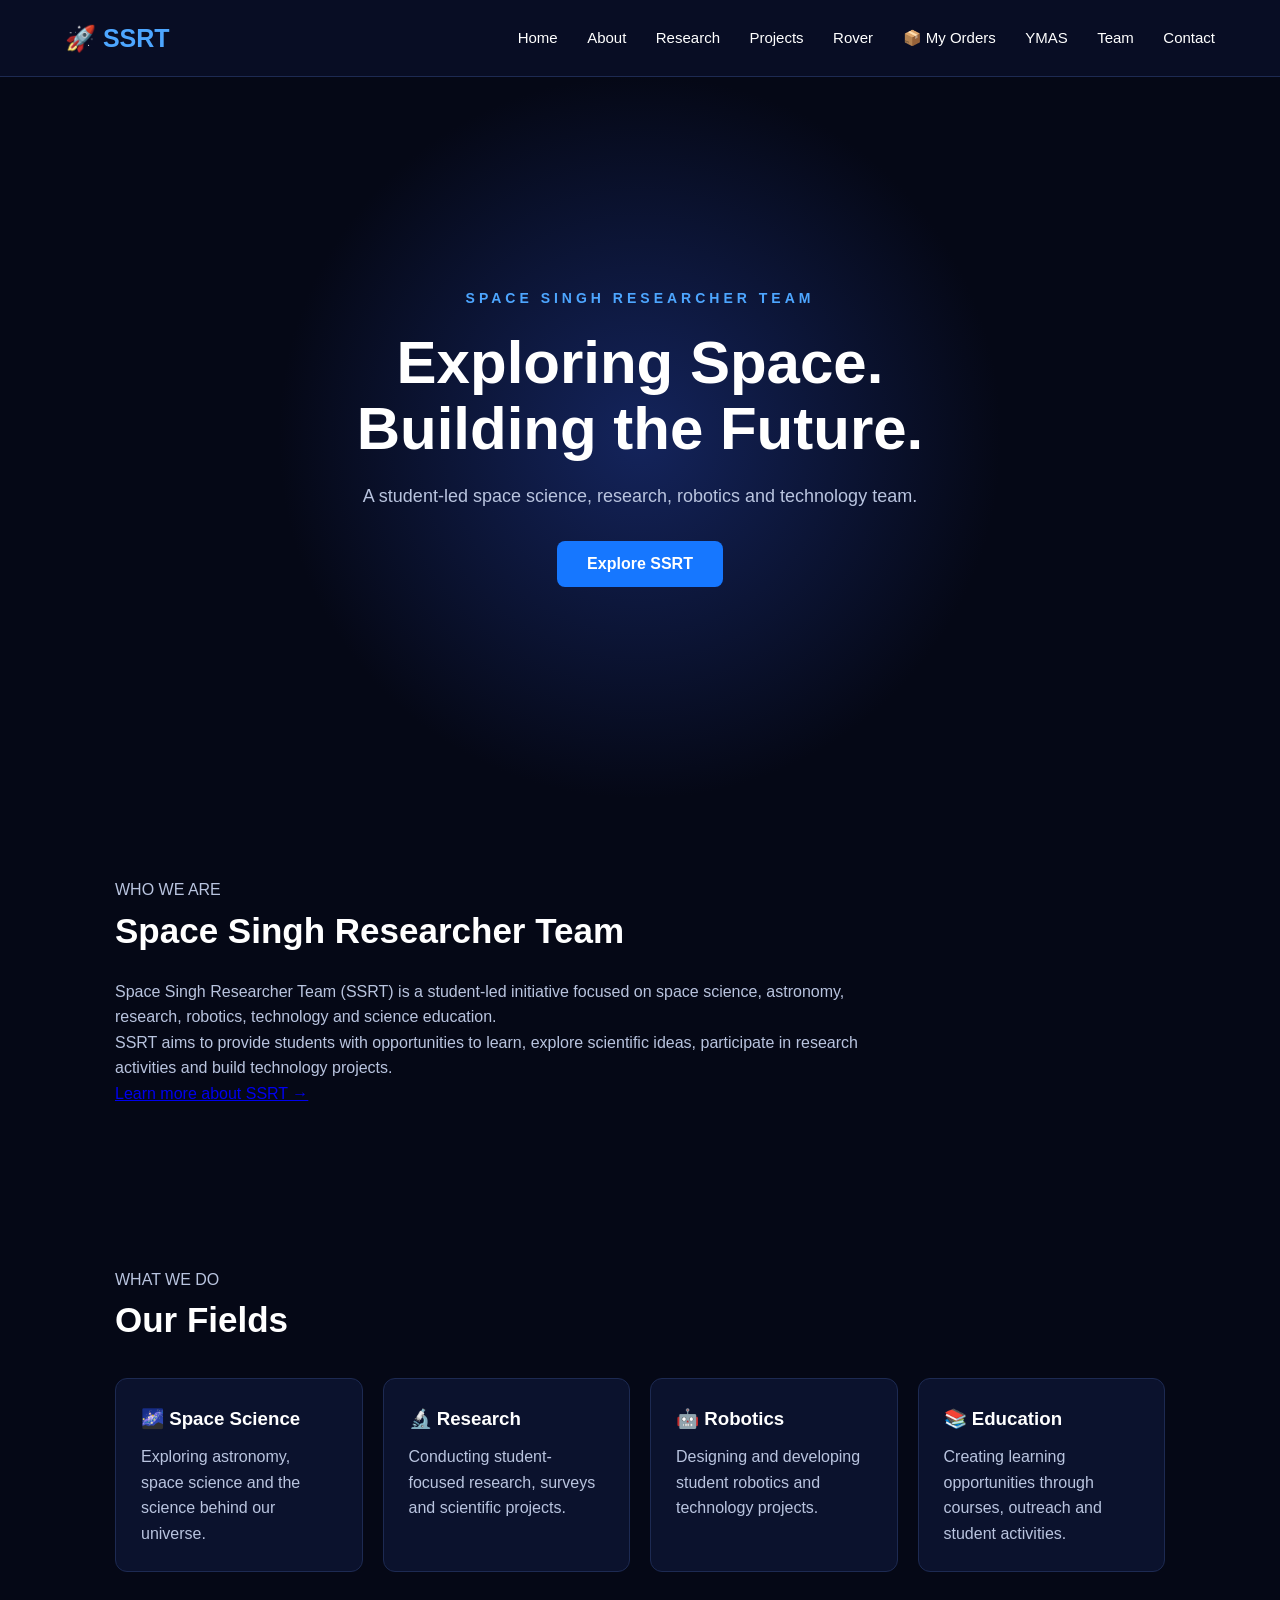
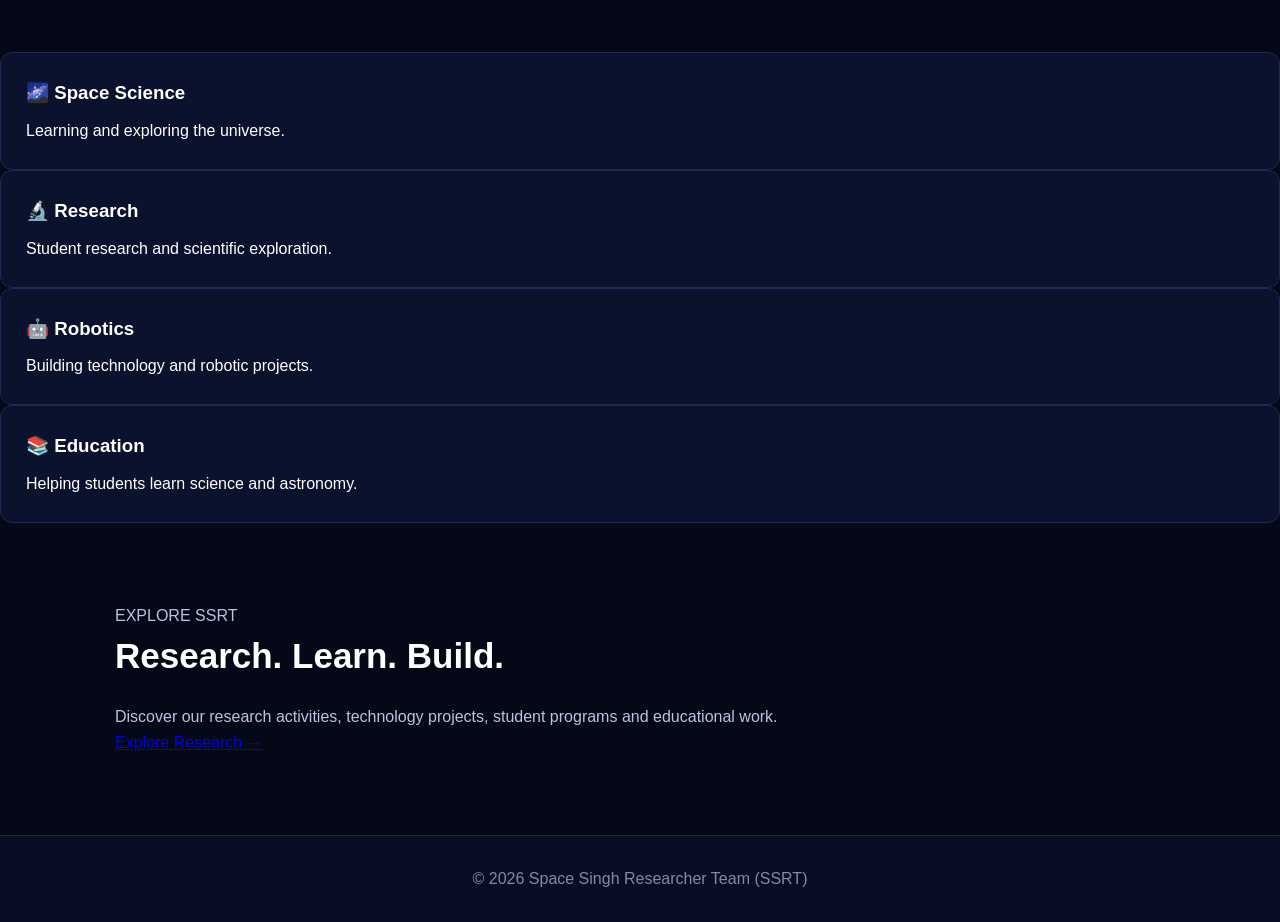
<file: index.html>
<!DOCTYPE html>
<html lang="en">
<head>
    <meta charset="UTF-8">
    <meta name="viewport" content="width=device-width, initial-scale=1.0">

    <title>Space Singh Researcher Team | SSRT</title>

    <meta name="description"
        content="Space Singh Researcher Team (SSRT) is a student-led team focused on space science, astronomy, research, robotics and technology.">

    <meta name="keywords"
        content="Space Singh Researcher Team, SSRT, Space Singh, space science, astronomy, student research, robotics, student astronomy">

    <meta name="author" content="Space Singh Researcher Team">

    <meta name="robots" content="index, follow">

    <meta property="og:title" content="Space Singh Researcher Team | SSRT">

    <meta property="og:description"
        content="Explore SSRT's work in space science, astronomy, research, robotics and student learning.">

    <meta property="og:type" content="website">

    <meta property="og:site_name" content="Space Singh Researcher Team">

    <link rel="stylesheet" href="css/style.css">
</head>
</script>

<body>

    <header>
        <nav>
    <h1>🚀 SSRT</h1>

    <div>
        <a href="index.html">Home</a>
        <a href="about.html">About</a>
        <a href="research.html">Research</a>
        <a href="projects.html">Projects</a>
        <a href="rover.html">Rover</a>
        <a href="my-orders.html">📦 My Orders</a>
        <a href="ymas.html">YMAS</a>
        <a href="team.html">Team</a>
        <a href="contact.html">Contact</a>
    </div>
</nav>
    </header>

    <main>

        <section class="hero">
            <p>SPACE SINGH RESEARCHER TEAM</p>

            <h2>Exploring Space.<br>Building the Future.</h2>

            <p>
                A student-led space science, research, robotics
                and technology team.
            </p>

            <button>Explore SSRT</button>
        </section>

        <section>
    <p>WHO WE ARE</p>

    <h2>Space Singh Researcher Team</h2>

    <p>
        Space Singh Researcher Team (SSRT) is a student-led
        initiative focused on space science, astronomy,
        research, robotics, technology and science education.
    </p>

    <p>
        SSRT aims to provide students with opportunities to
        learn, explore scientific ideas, participate in
        research activities and build technology projects.
    </p>

    <a href="about.html" class="text-link">Learn more about SSRT →</a>
</section>

        <section>
    <p>WHAT WE DO</p>

    <h2>Our Fields</h2>

    <div>
        <article>
            <h3>🌌 Space Science</h3>
            <p>
                Exploring astronomy, space science and
                the science behind our universe.
            </p>
        </article>

        <article>
            <h3>🔬 Research</h3>
            <p>
                Conducting student-focused research,
                surveys and scientific projects.
            </p>
        </article>

        <article>
            <h3>🤖 Robotics</h3>
            <p>
                Designing and developing student
                robotics and technology projects.
            </p>
        </article>

        <article>
            <h3>📚 Education</h3>
            <p>
                Creating learning opportunities through
                courses, outreach and student activities.
            </p>
        </article>
    </div>
</section>
            <div>
                <article>
                    <h3>🌌 Space Science</h3>
                    <p>Learning and exploring the universe.</p>
                </article>

                <article>
                    <h3>🔬 Research</h3>
                    <p>Student research and scientific exploration.</p>
                </article>

                <article>
                    <h3>🤖 Robotics</h3>
                    <p>Building technology and robotic projects.</p>
                </article>

                <article>
                    <h3>📚 Education</h3>
                    <p>Helping students learn science and astronomy.</p>
                </article>
            </div>
        </section>
<section>
    <p>EXPLORE SSRT</p>

    <h2>Research. Learn. Build.</h2>

    <p>
        Discover our research activities, technology
        projects, student programs and educational work.
    </p>

    <a href="research.html" class="main-link">Explore Research →</a>
</section>
    </main>

    <footer>
        <p>© 2026 Space Singh Researcher Team (SSRT)</p>
    </footer>

</body>
</html>
</file>
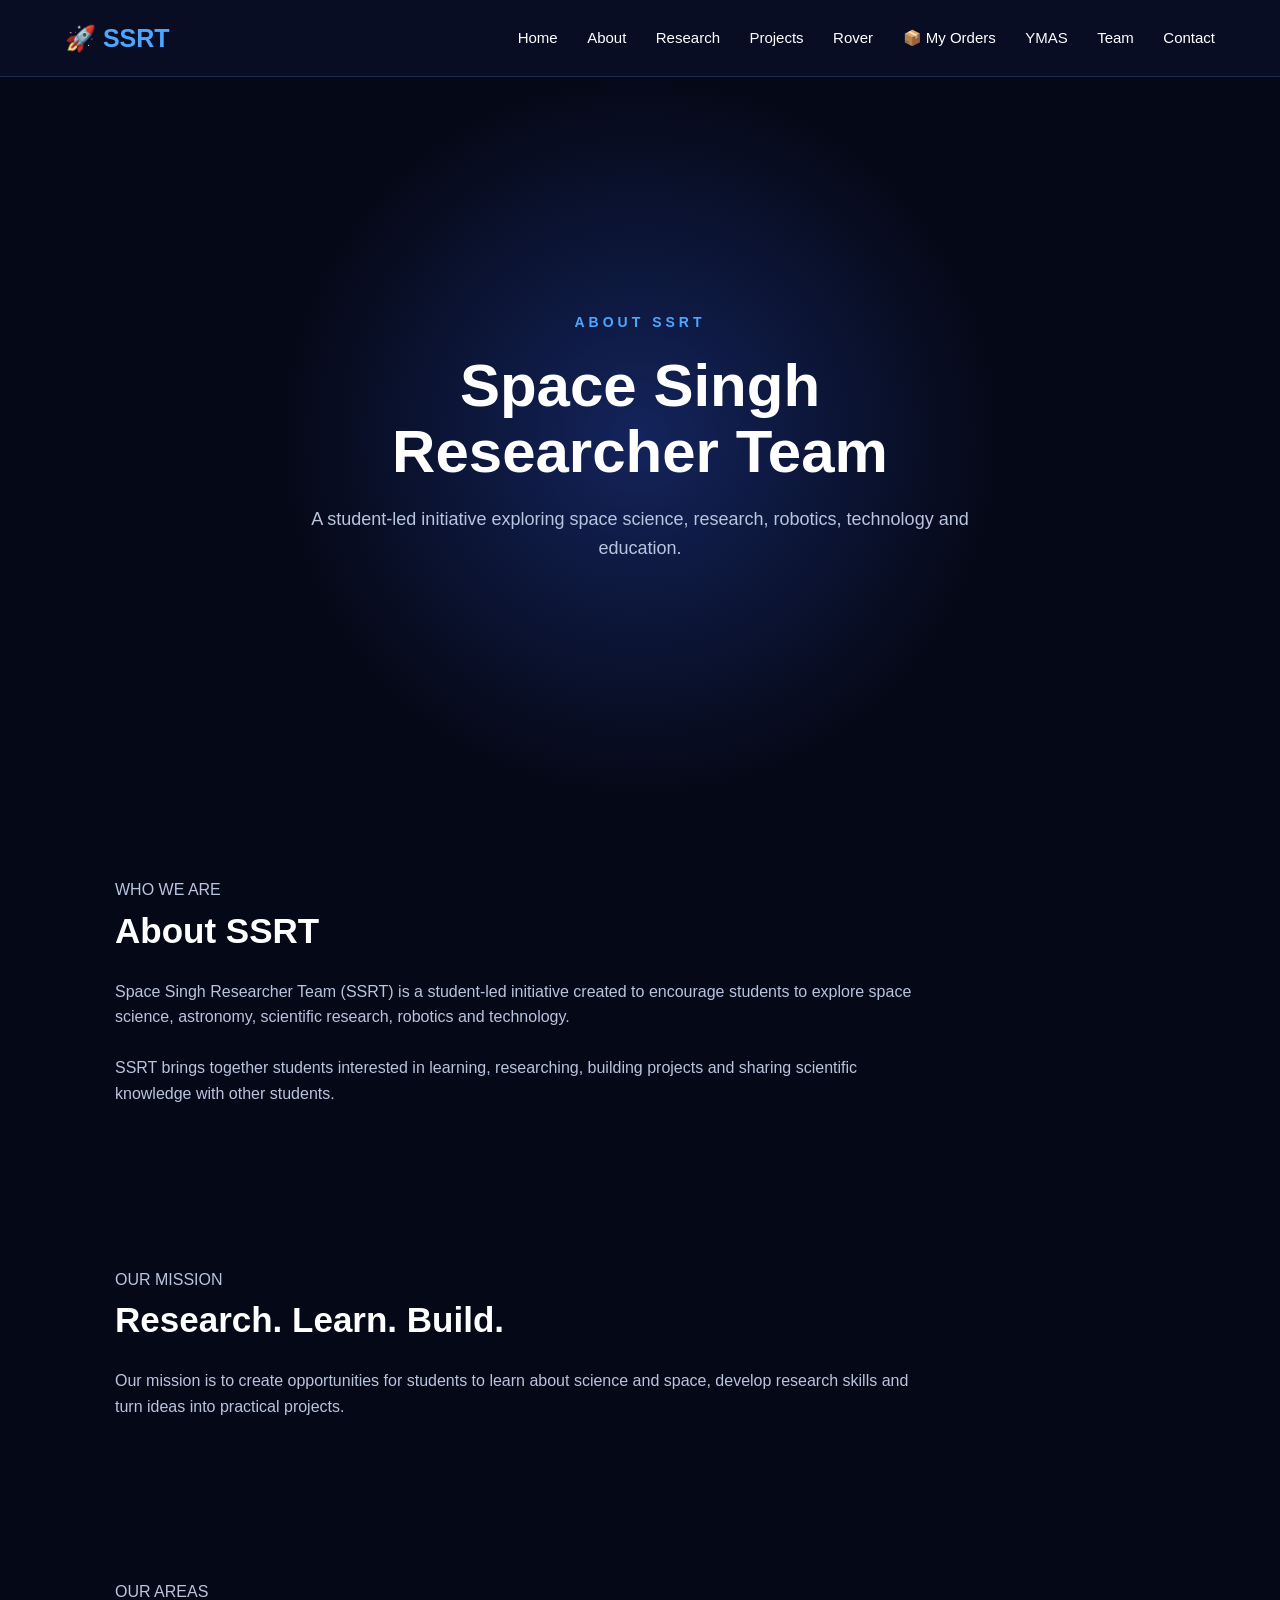
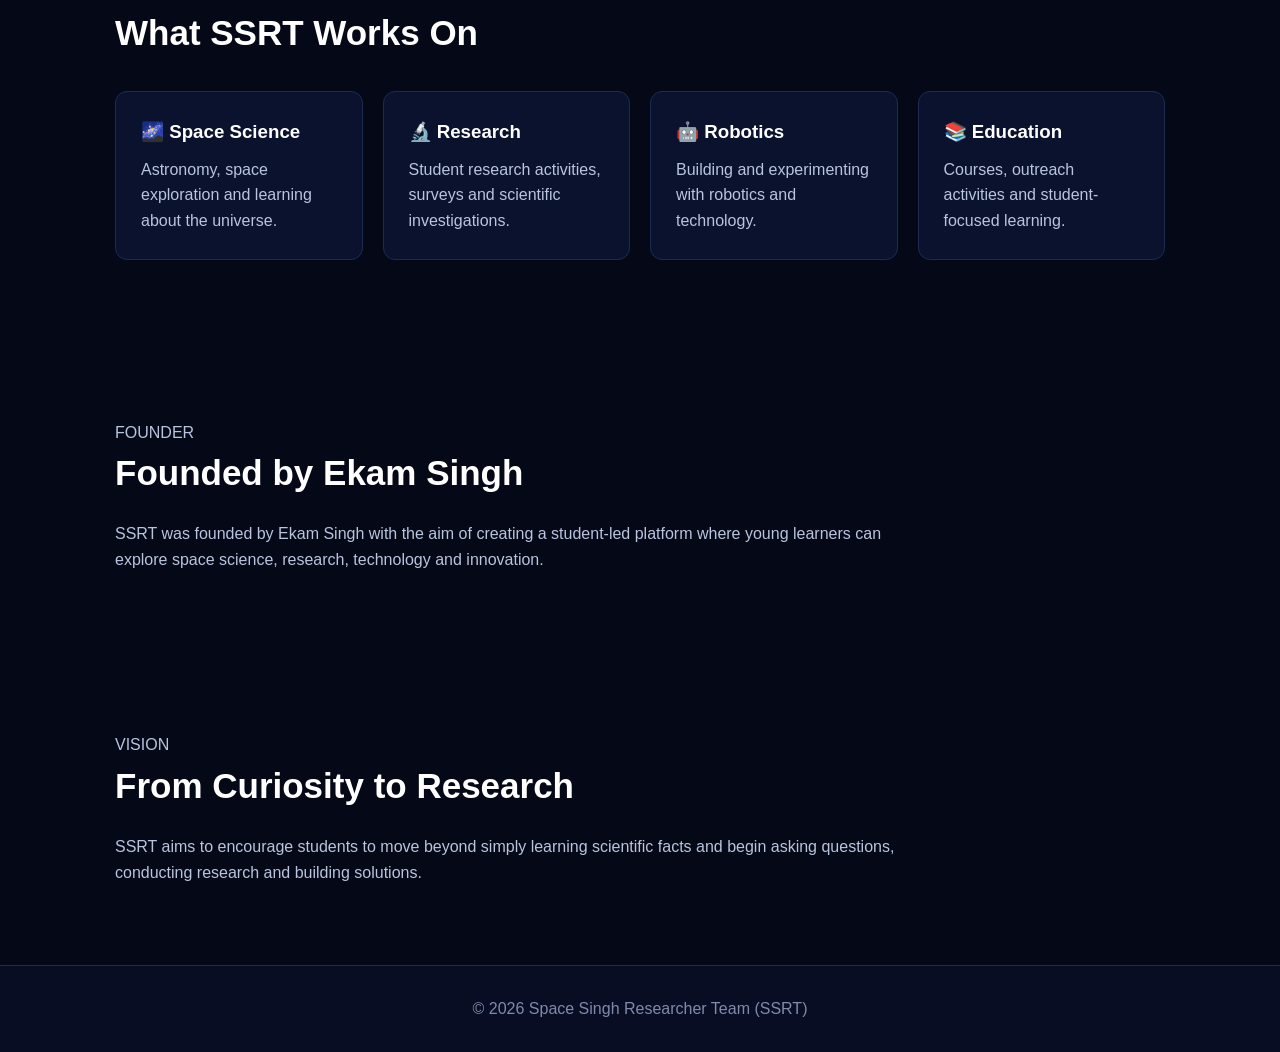
<file: about.html>
<!DOCTYPE html>
<html lang="en">

<head>
    <meta charset="UTF-8">
    <meta name="viewport" content="width=device-width, initial-scale=1.0">

    <title>About SSRT | Space Singh Researcher Team</title>

    <meta name="description"
        content="Learn about Space Singh Researcher Team (SSRT), its mission, activities, research, education and technology projects.">

    <link rel="stylesheet" href="css/style.css">
</head>

<body>

    <header>
       <nav>
    <h1>🚀 SSRT</h1>

    <div>
        <a href="index.html">Home</a>
        <a href="about.html">About</a>
        <a href="research.html">Research</a>
        <a href="projects.html">Projects</a>
        <a href="rover.html">Rover</a>
        <a href="my-orders.html">📦 My Orders</a>
        <a href="ymas.html">YMAS</a>
        <a href="team.html">Team</a>
        <a href="contact.html">Contact</a>
    </div>
</nav>
    </header>

    <main>

        <section class="hero">
            <p>ABOUT SSRT</p>

            <h2>Space Singh<br>Researcher Team</h2>

            <p>
                A student-led initiative exploring space science,
                research, robotics, technology and education.
            </p>
        </section>


        <section>

            <p>WHO WE ARE</p>

            <h2>About SSRT</h2>

            <p>
                Space Singh Researcher Team (SSRT) is a student-led
                initiative created to encourage students to explore
                space science, astronomy, scientific research,
                robotics and technology.
            </p>

            <br>

            <p>
                SSRT brings together students interested in learning,
                researching, building projects and sharing scientific
                knowledge with other students.
            </p>

        </section>


        <section>

            <p>OUR MISSION</p>

            <h2>Research. Learn. Build.</h2>

            <p>
                Our mission is to create opportunities for students
                to learn about science and space, develop research
                skills and turn ideas into practical projects.
            </p>

        </section>


        <section>

            <p>OUR AREAS</p>

            <h2>What SSRT Works On</h2>

            <div>

                <article>
                    <h3>🌌 Space Science</h3>

                    <p>
                        Astronomy, space exploration and learning
                        about the universe.
                    </p>
                </article>


                <article>
                    <h3>🔬 Research</h3>

                    <p>
                        Student research activities, surveys and
                        scientific investigations.
                    </p>
                </article>


                <article>
                    <h3>🤖 Robotics</h3>

                    <p>
                        Building and experimenting with robotics
                        and technology.
                    </p>
                </article>


                <article>
                    <h3>📚 Education</h3>

                    <p>
                        Courses, outreach activities and
                        student-focused learning.
                    </p>
                </article>

            </div>

        </section>


        <section>

            <p>FOUNDER</p>

            <h2>Founded by Ekam Singh</h2>

            <p>
                SSRT was founded by Ekam Singh with the aim of
                creating a student-led platform where young
                learners can explore space science, research,
                technology and innovation.
            </p>

        </section>


        <section>

            <p>VISION</p>

            <h2>From Curiosity to Research</h2>

            <p>
                SSRT aims to encourage students to move beyond
                simply learning scientific facts and begin asking
                questions, conducting research and building
                solutions.
            </p>

        </section>

    </main>


    <footer>

        <p>
            © 2026 Space Singh Researcher Team (SSRT)
        </p>

    </footer>

</body>

</html>
</file>
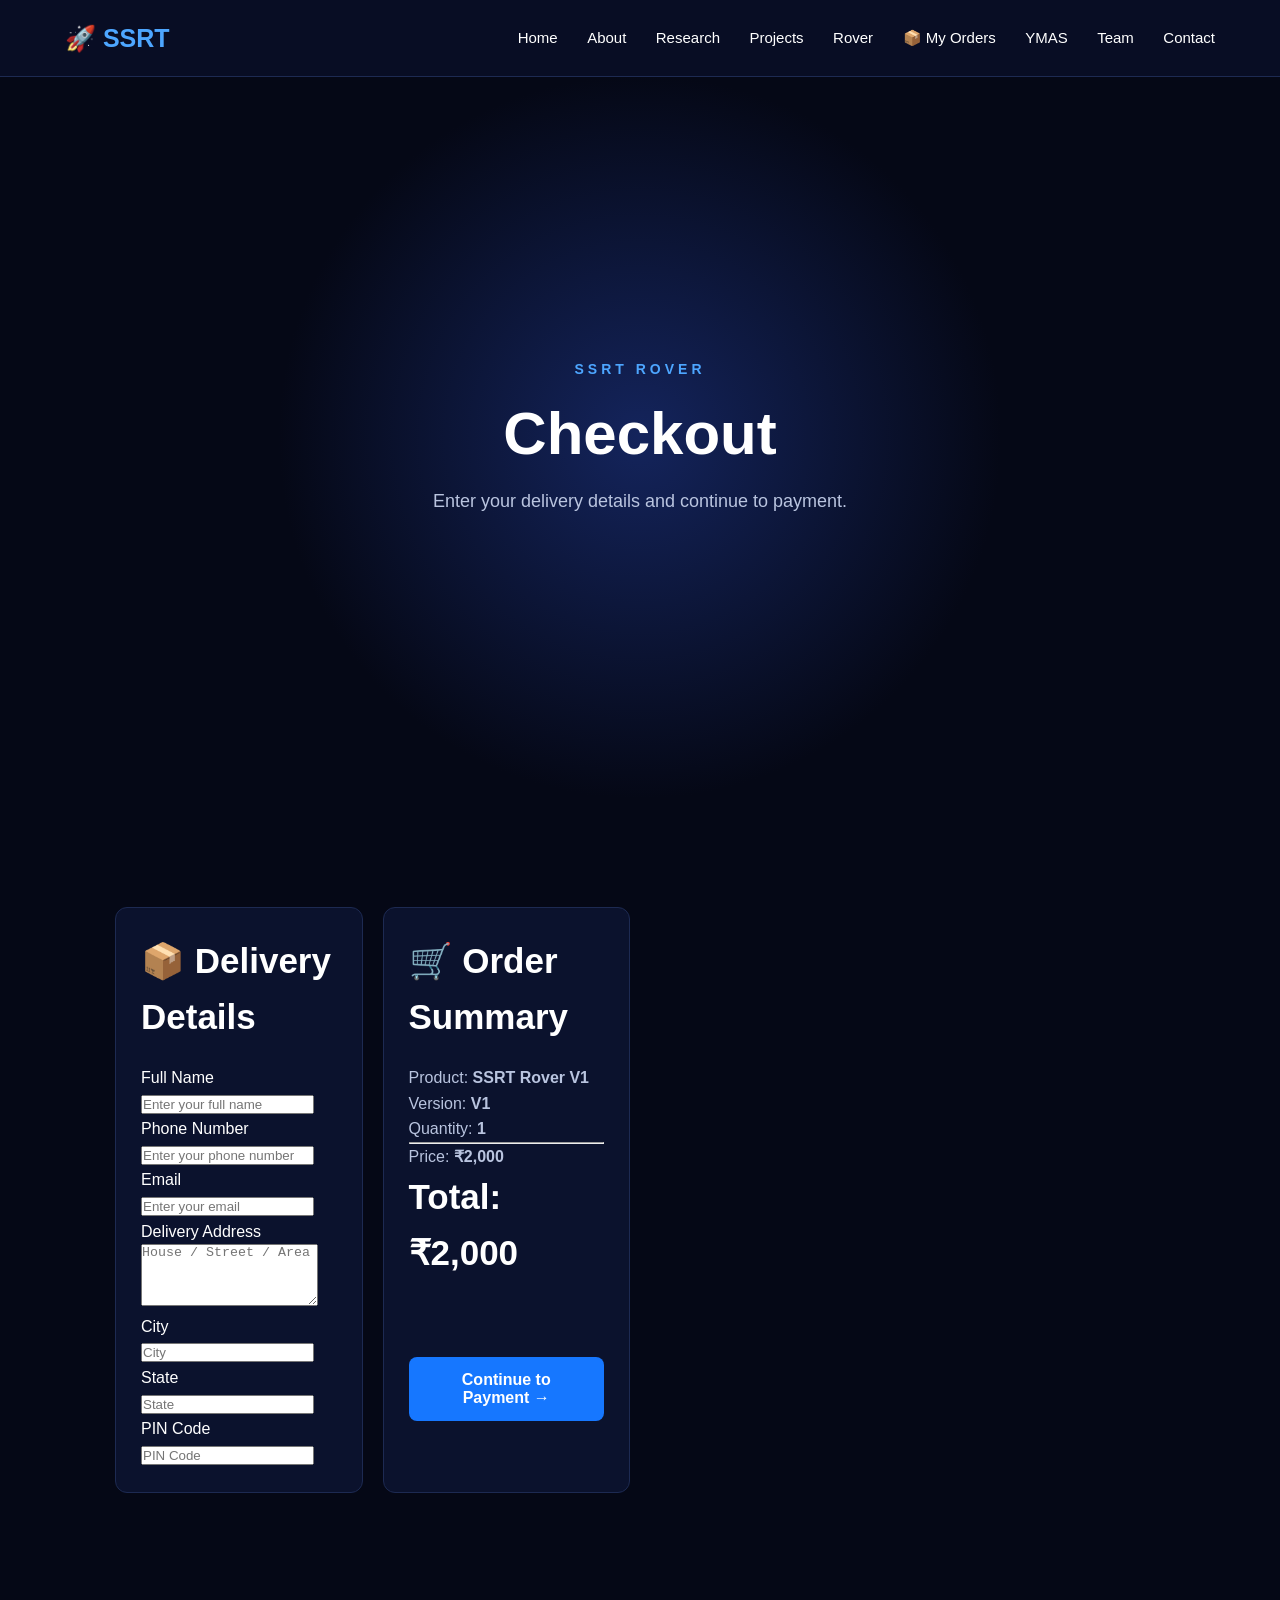
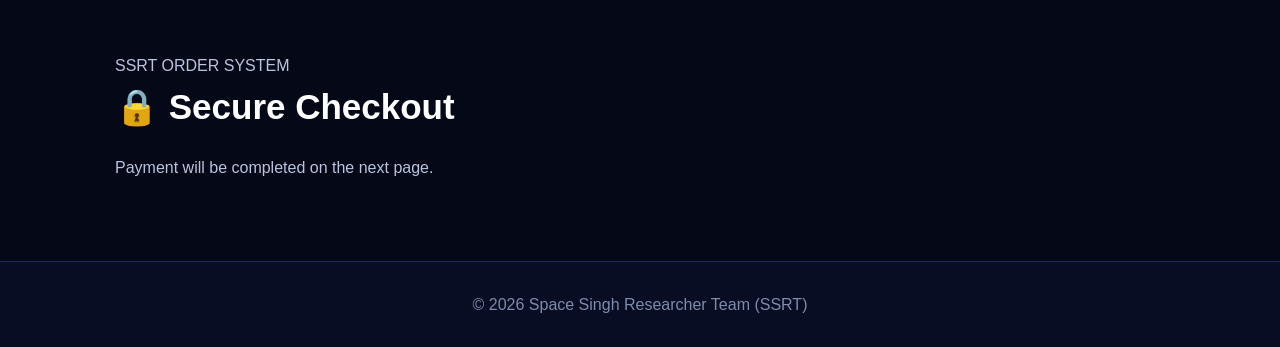
<file: checkout.html>
<!DOCTYPE html>
<html lang="en">

<head>
    <meta charset="UTF-8">
    <meta name="viewport" content="width=device-width, initial-scale=1.0">

    <title>Checkout | SSRT Rover</title>

    <meta name="description"
        content="Checkout for SSRT Rover products by Space Singh Researcher Team.">

    <meta name="author" content="Space Singh Researcher Team">

    <link rel="stylesheet" href="css/style.css">
</head>

<body>

<header>
    <nav>
    <h1>🚀 SSRT</h1>

    <div>
        <a href="index.html">Home</a>
        <a href="about.html">About</a>
        <a href="research.html">Research</a>
        <a href="projects.html">Projects</a>
        <a href="rover.html">Rover</a>
        <a href="my-orders.html">📦 My Orders</a>
        <a href="ymas.html">YMAS</a>
        <a href="team.html">Team</a>
        <a href="contact.html">Contact</a>
    </div>
</nav>
</header>


<main>

    <!-- HERO -->

    <section class="hero">
        <p>SSRT ROVER</p>
        <h2>Checkout</h2>
        <p>Enter your delivery details and continue to payment.</p>
    </section>


    <!-- CHECKOUT -->

    <section>

        <div class="cards">

            <!-- DELIVERY DETAILS -->

            <article class="card">

                <h2>📦 Delivery Details</h2>

                <form id="checkoutForm">

                    <label for="name">Full Name</label>

                    <input
                        type="text"
                        id="name"
                        name="name"
                        placeholder="Enter your full name"
                        required
                    >


                    <label for="phone">Phone Number</label>

                    <input
                        type="tel"
                        id="phone"
                        name="phone"
                        placeholder="Enter your phone number"
                        required
                    >


                    <label for="email">Email</label>

                    <input
                        type="email"
                        id="email"
                        name="email"
                        placeholder="Enter your email"
                        required
                    >


                    <label for="address">Delivery Address</label>

                    <textarea
                        id="address"
                        name="address"
                        rows="4"
                        placeholder="House / Street / Area"
                        required
                    ></textarea>


                    <label for="city">City</label>

                    <input
                        type="text"
                        id="city"
                        name="city"
                        placeholder="City"
                        required
                    >


                    <label for="state">State</label>

                    <input
                        type="text"
                        id="state"
                        name="state"
                        placeholder="State"
                        required
                    >


                    <label for="pincode">PIN Code</label>

                    <input
                        type="text"
                        id="pincode"
                        name="pincode"
                        placeholder="PIN Code"
                        required
                    >

                </form>

            </article>


            <!-- ORDER SUMMARY -->

            <article class="card">

                <h2>🛒 Order Summary</h2>

                <p>
                    Product:
                    <strong id="orderProduct">
                        SSRT Rover V1
                    </strong>
                </p>

                <p>
                    Version:
                    <strong id="orderVersion">
                        V1
                    </strong>
                </p>

                <p>
                    Quantity:
                    <strong>1</strong>
                </p>

                <hr>

                <p>
                    Price:
                    <strong id="orderPrice">
                        ₹2,000
                    </strong>
                </p>

                <h2 id="orderTotal">
                    Total: ₹2,000
                </h2>

                <br>

                <!-- IMPORTANT BUTTON -->

                <button
                    type="button"
                    class="btn"
                    id="paymentButton"
                >
                    Continue to Payment →
                </button>

                <p id="message"></p>

            </article>

        </div>

    </section>


    <!-- SECURITY -->

    <section>

        <p>SSRT ORDER SYSTEM</p>

        <h2>🔒 Secure Checkout</h2>

        <p>
            Payment will be completed on the next page.
        </p>

    </section>

</main>


<footer>
    <p>© 2026 Space Singh Researcher Team (SSRT)</p>
</footer>


<script>

    /* ==============================
       GET PRODUCT VERSION
    ============================== */

    const params = new URLSearchParams(
        window.location.search
    );

    const version =
        params.get("version") || "v1";


    /* ==============================
       PRODUCTS
    ============================== */

    const products = {

        v1: {
            name: "SSRT Rover V1",
            version: "V1",
            price: 2000,
            displayPrice: "₹2,000"
        },

        v2: {
            name: "SSRT Rover V2",
            version: "V2",
            price: 2500,
            displayPrice: "₹2,500"
        },

        v3: {
            name: "SSRT Rover V3",
            version: "V3",
            price: 3500,
            displayPrice: "₹3,500"
        }

    };


    /* ==============================
       SELECT PRODUCT
    ============================== */

    const product =
        products[version] || products.v1;


    /* ==============================
       SHOW PRODUCT
    ============================== */

    document.getElementById("orderProduct").textContent =
        product.name;

    document.getElementById("orderVersion").textContent =
        product.version;

    document.getElementById("orderPrice").textContent =
        product.displayPrice;

    document.getElementById("orderTotal").textContent =
        "Total: " + product.displayPrice;


    /* ==============================
       PAYMENT BUTTON
    ============================== */

    document
        .getElementById("paymentButton")
        .addEventListener("click", function () {

            const form =
                document.getElementById("checkoutForm");

            /* Check required fields */

            if (!form.checkValidity()) {

                form.reportValidity();

                return;
            }


            /* Create temporary Order ID */

            const orderNumber =
                "SSRT-" +
                Date.now()
                    .toString()
                    .slice(-6);


            /* Save temporary order */

            const order = {

                orderId: orderNumber,

                product: product.name,

                version: product.version,

                price: product.price,

                name:
                    document.getElementById("name").value,

                phone:
                    document.getElementById("phone").value,

                email:
                    document.getElementById("email").value,

                address:
                    document.getElementById("address").value,

                city:
                    document.getElementById("city").value,

                state:
                    document.getElementById("state").value,

                pincode:
                    document.getElementById("pincode").value

            };


            /* Save in browser temporarily */

            localStorage.setItem(
                "ssrtOrder",
                JSON.stringify(order)
            );


            /* Go to payment page */

            window.location.href =
                "./payment.html?version=" +
                encodeURIComponent(version);

        });

</script>

</body>

</html>
</file>
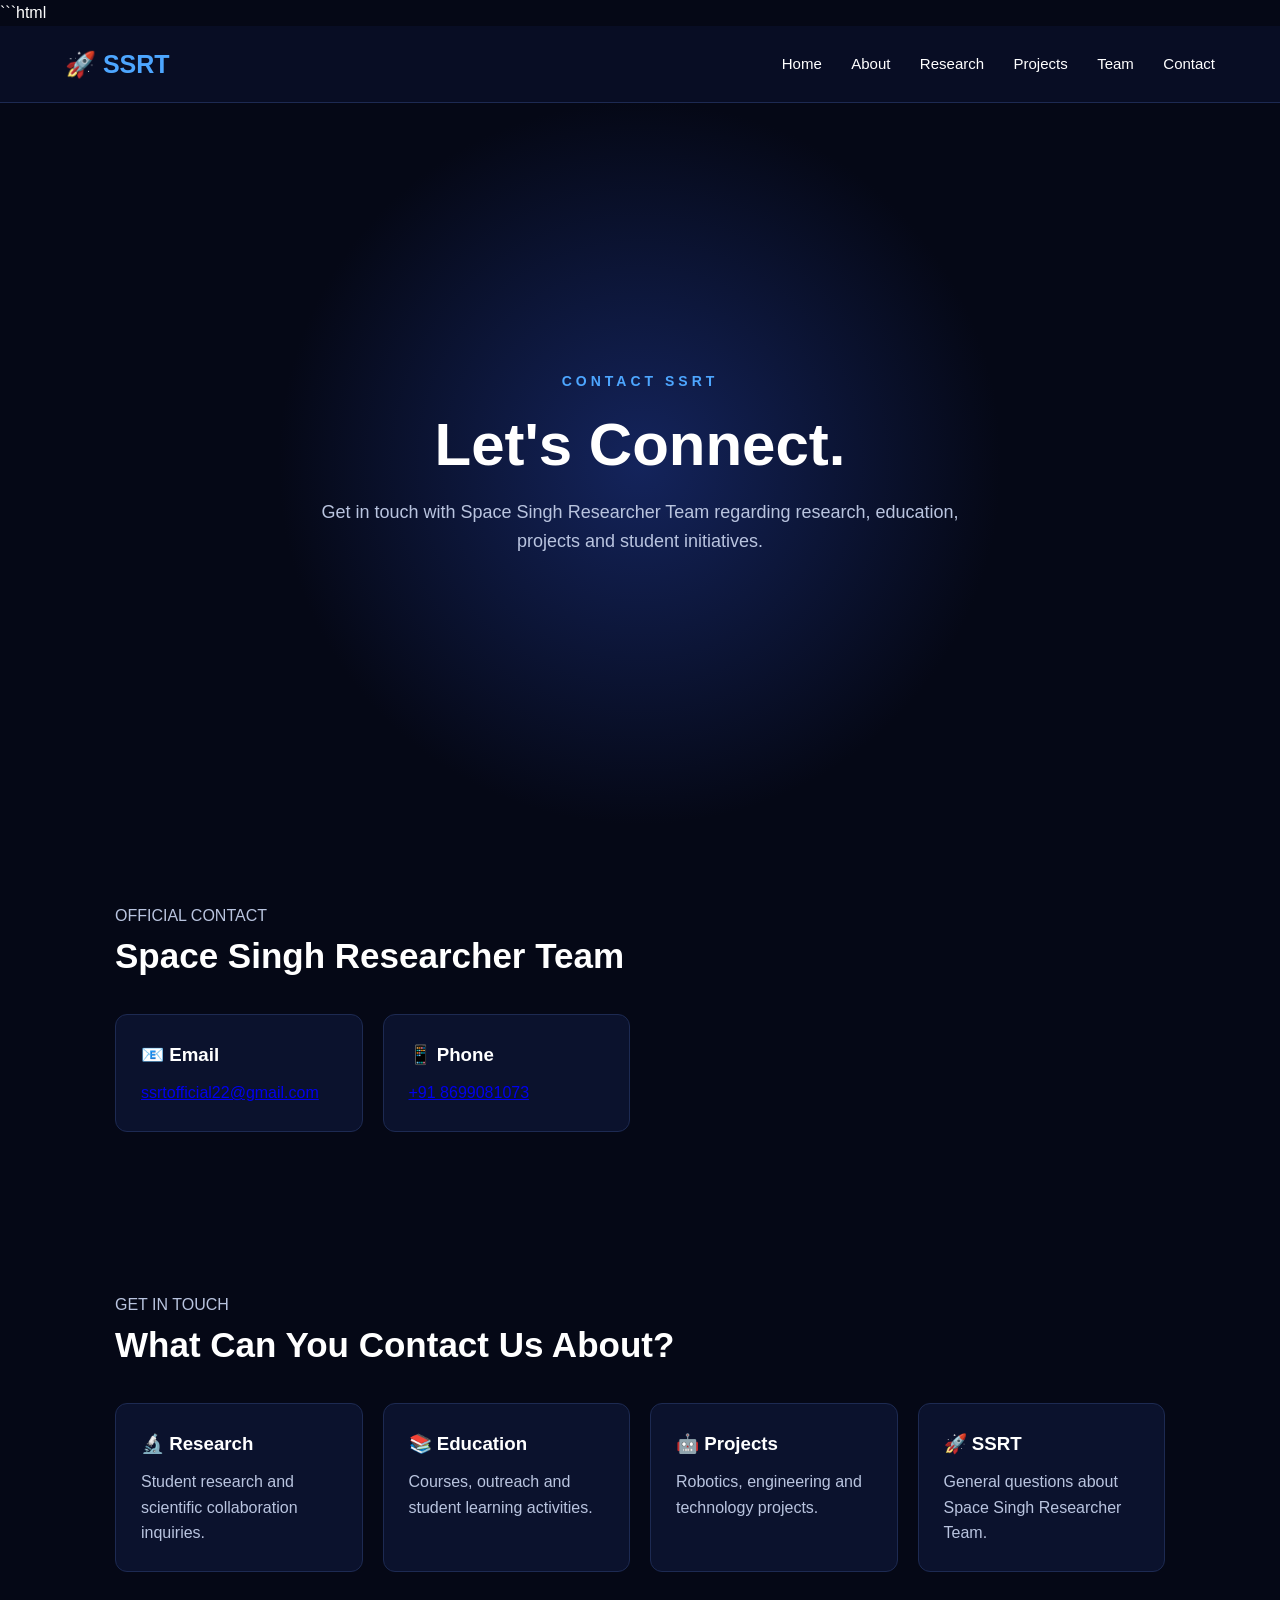
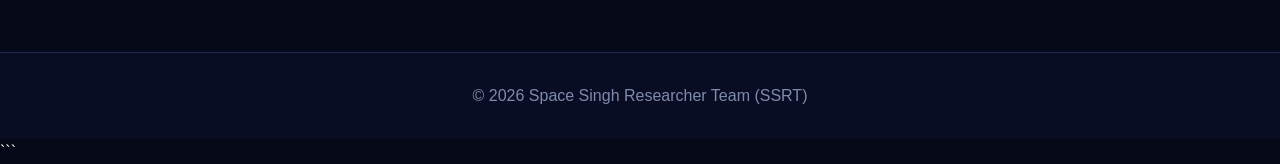
<file: contact.html>
```html
<!DOCTYPE html>
<html lang="en">

<head>
    <meta charset="UTF-8">
    <meta name="viewport" content="width=device-width, initial-scale=1.0">

    <title>Contact | Space Singh Researcher Team</title>

    <meta name="description"
        content="Contact Space Singh Researcher Team (SSRT) for research, education, robotics and student initiatives.">

    <link rel="stylesheet" href="css/style.css">
</head>

<body>

    <header>
        <nav>

            <h1>🚀 SSRT</h1>

            <div>
                <a href="index.html">Home</a>
                <a href="about.html">About</a>
                <a href="research.html">Research</a>
                <a href="projects.html">Projects</a>
                <a href="team.html">Team</a>
                <a href="contact.html">Contact</a>
            </div>

        </nav>
    </header>


    <main>

        <section class="hero">

            <p>CONTACT SSRT</p>

            <h2>Let's Connect.</h2>

            <p>
                Get in touch with Space Singh Researcher Team
                regarding research, education, projects and
                student initiatives.
            </p>

        </section>


        <section>

            <p>OFFICIAL CONTACT</p>

            <h2>Space Singh Researcher Team</h2>

            <div>

                <article>

                    <h3>📧 Email</h3>

                    <p>
                        <a href="mailto:ssrtofficial22@gmail.com">
                            ssrtofficial22@gmail.com
                        </a>
                    </p>

                </article>


                <article>

                    <h3>📱 Phone</h3>

                    <p>
                        <a href="tel:+918699081073">
                            +91 8699081073
                        </a>
                    </p>

                </article>

            </div>

        </section>


        <section>

            <p>GET IN TOUCH</p>

            <h2>What Can You Contact Us About?</h2>

            <div>

                <article>
                    <h3>🔬 Research</h3>
                    <p>
                        Student research and scientific
                        collaboration inquiries.
                    </p>
                </article>

                <article>
                    <h3>📚 Education</h3>
                    <p>
                        Courses, outreach and student
                        learning activities.
                    </p>
                </article>

                <article>
                    <h3>🤖 Projects</h3>
                    <p>
                        Robotics, engineering and
                        technology projects.
                    </p>
                </article>

                <article>
                    <h3>🚀 SSRT</h3>
                    <p>
                        General questions about
                        Space Singh Researcher Team.
                    </p>
                </article>

            </div>

        </section>

    </main>


    <footer>

        <p>
            © 2026 Space Singh Researcher Team (SSRT)
        </p>

    </footer>

</body>

</html>
```
</file>
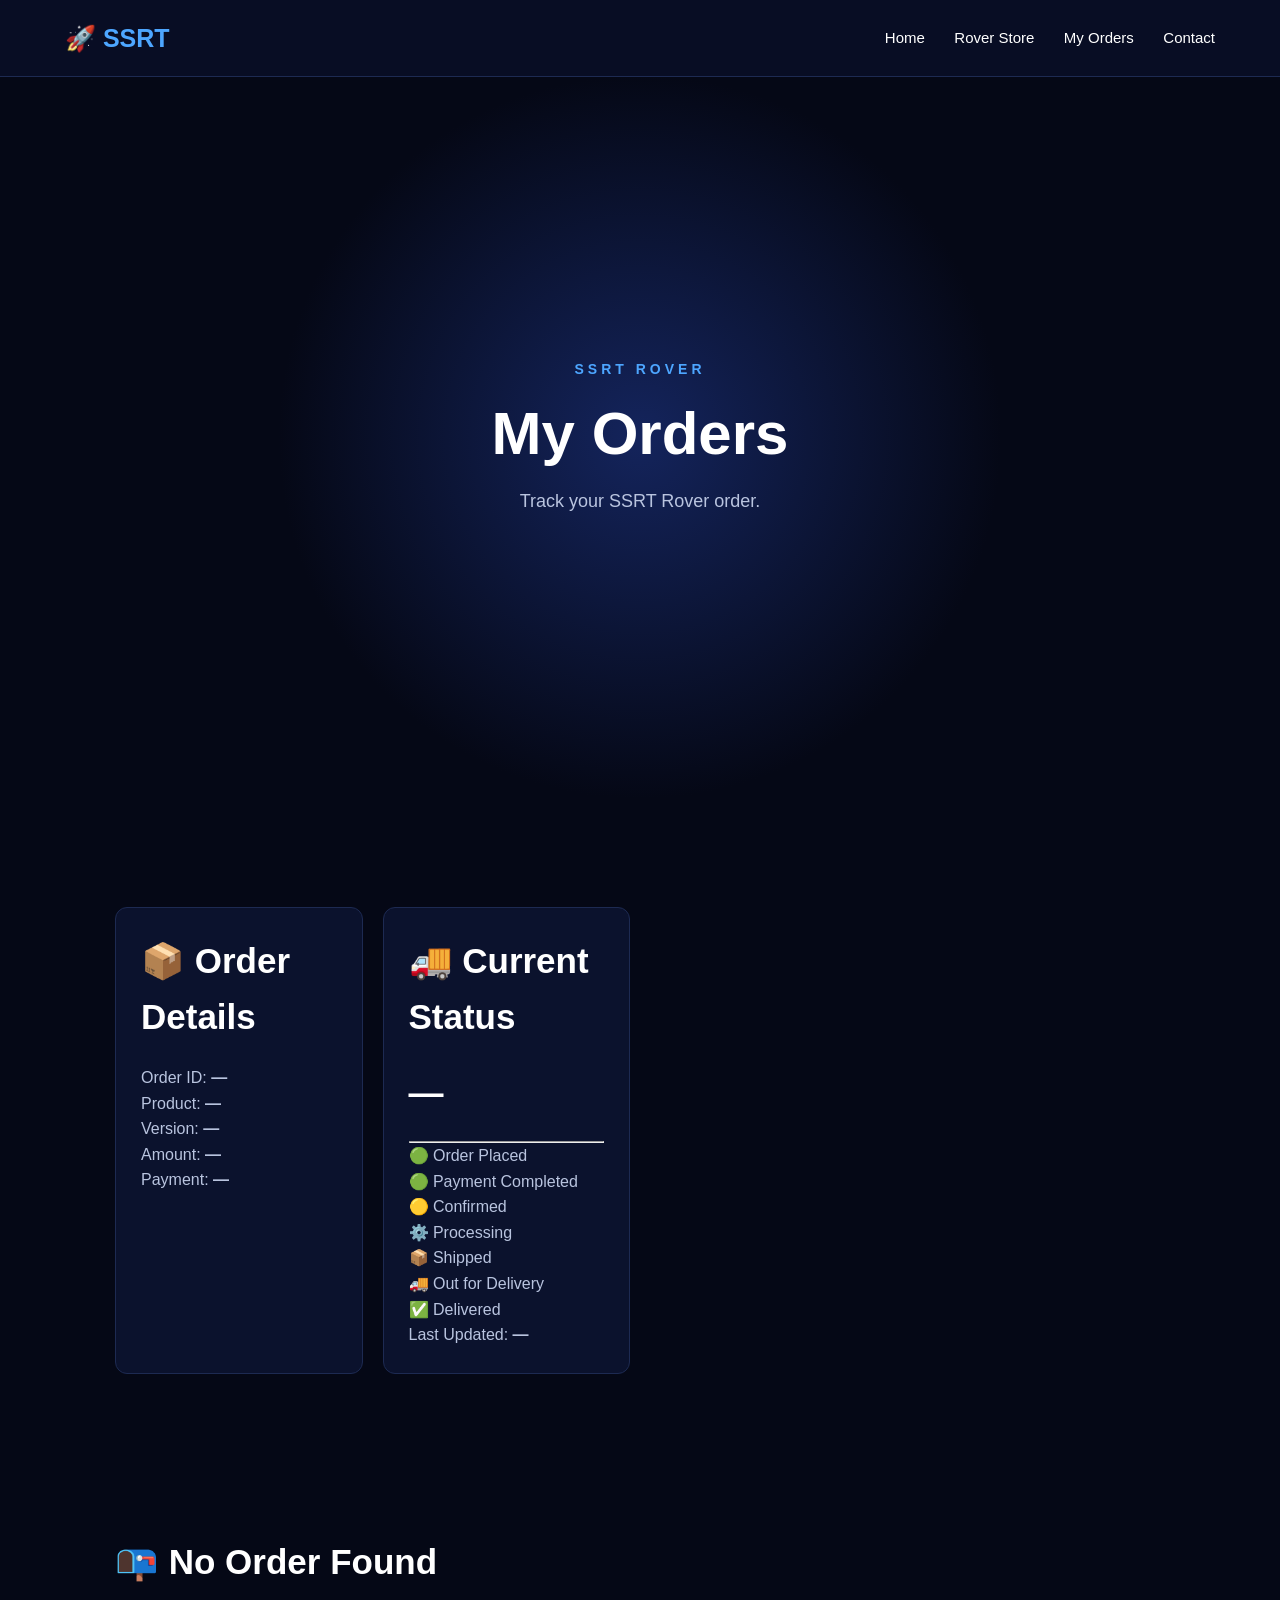
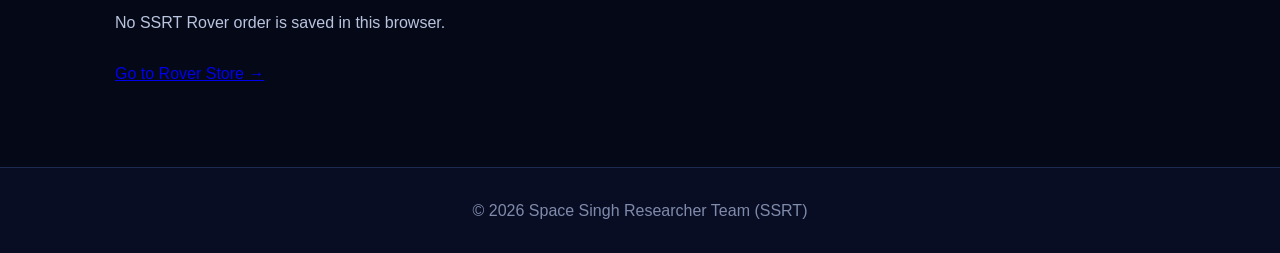
<file: my-orders.html>
<!DOCTYPE html>
<html lang="en">

<head>
    <meta charset="UTF-8">
    <meta name="viewport" content="width=device-width, initial-scale=1.0">

    <title>My Orders | SSRT Rover</title>

    <link rel="stylesheet" href="css/style.css">
</head>

<body>

<header>
    <nav>
        <h1>🚀 SSRT</h1>

        <div>
            <a href="index.html">Home</a>
            <a href="projects.html">Rover Store</a>
            <a href="my-orders.html">My Orders</a>
            <a href="contact.html">Contact</a>
        </div>
    </nav>
</header>


<main>

    <section class="hero">

        <p>SSRT ROVER</p>

        <h2>My Orders</h2>

        <p>
            Track your SSRT Rover order.
        </p>

    </section>


    <section>

        <div class="cards">

            <article class="card">

                <h2>📦 Order Details</h2>

                <p>
                    Order ID:
                    <strong id="orderId">—</strong>
                </p>

                <p>
                    Product:
                    <strong id="product">—</strong>
                </p>

                <p>
                    Version:
                    <strong id="version">—</strong>
                </p>

                <p>
                    Amount:
                    <strong id="amount">—</strong>
                </p>

                <p>
                    Payment:
                    <strong id="paymentStatus">—</strong>
                </p>

            </article>


            <article class="card">

                <h2>🚚 Current Status</h2>

                <h2 id="orderStatus">
                    —
                </h2>

                <hr>

                <p>
                    🟢 Order Placed
                </p>

                <p>
                    🟢 Payment Completed
                </p>

                <p>
                    🟡 Confirmed
                </p>

                <p>
                    ⚙️ Processing
                </p>

                <p>
                    📦 Shipped
                </p>

                <p>
                    🚚 Out for Delivery
                </p>

                <p>
                    ✅ Delivered
                </p>

                <p>
                    Last Updated:
                    <strong id="lastUpdated">—</strong>
                </p>

            </article>

        </div>

    </section>


    <section id="noOrder" style="display:none;">

        <h2>📭 No Order Found</h2>

        <p>
            No SSRT Rover order is saved in this browser.
        </p>

        <br>

        <a
            href="projects.html"
            class="btn">
            Go to Rover Store →
        </a>

    </section>

</main>


<footer>
    <p>© 2026 Space Singh Researcher Team (SSRT)</p>
</footer>


<script>

function loadOrder() {

    let order = null;

    try {

        order =
            JSON.parse(
                localStorage.getItem("ssrtOrder")
            );

    } catch (error) {

        order = null;

    }


    if (!order) {

        document.getElementById("noOrder")
            .style.display = "block";

        return;

    }


    document.getElementById("orderId")
        .textContent =
        order.orderId || "—";

    document.getElementById("product")
        .textContent =
        order.product || "—";

    document.getElementById("version")
        .textContent =
        order.version || "—";

    document.getElementById("amount")
        .textContent =
        "₹" +
        Number(order.price || 0)
            .toLocaleString("en-IN");

    document.getElementById("paymentStatus")
        .textContent =
        order.paymentStatus || "Pending";

    document.getElementById("orderStatus")
        .textContent =
        order.orderStatus || "Order Placed";

    document.getElementById("lastUpdated")
        .textContent =
        order.lastUpdated || "Not updated yet";

}


loadOrder();


/*
   Automatically refresh when
   the page becomes active again.
*/

window.addEventListener(
    "focus",
    loadOrder
);


/*
   Refresh every 2 seconds
   while the page is open.
*/

setInterval(
    loadOrder,
    2000
);

</script>

</body>
</html>
</file>
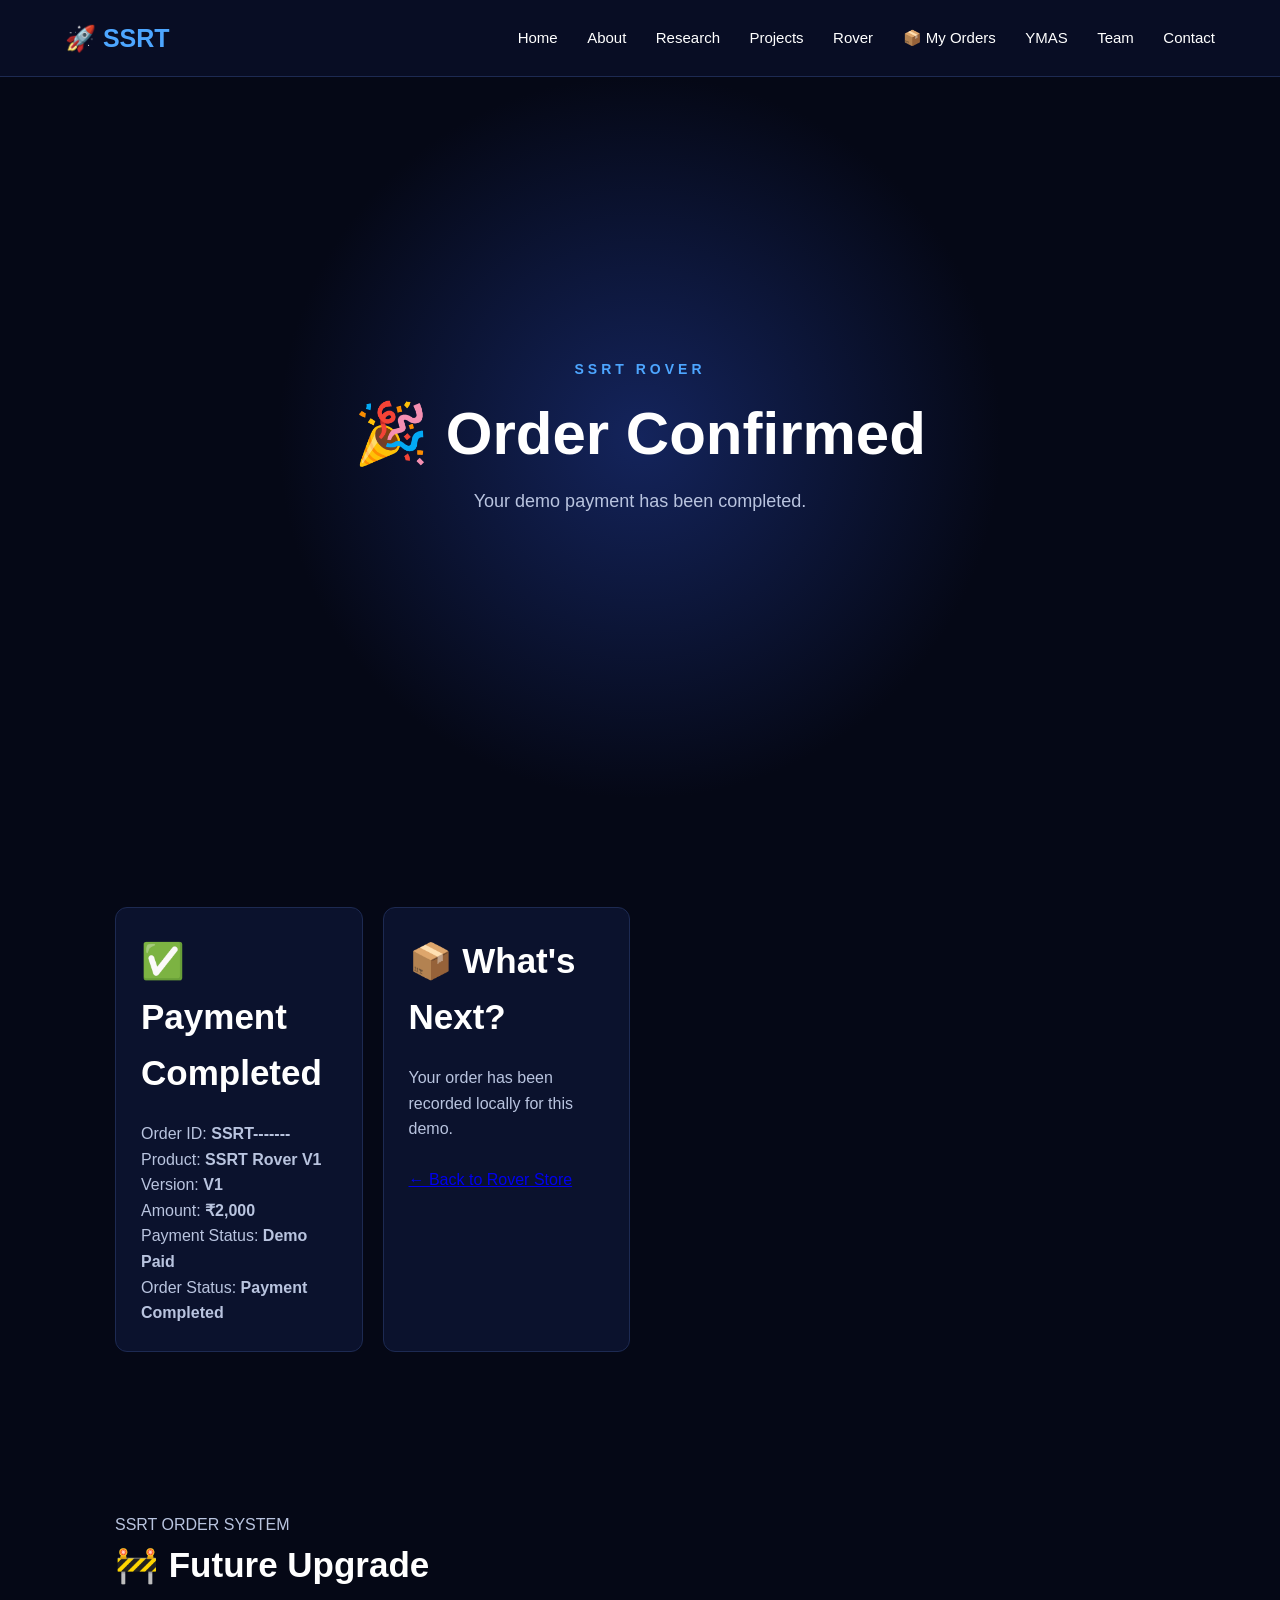
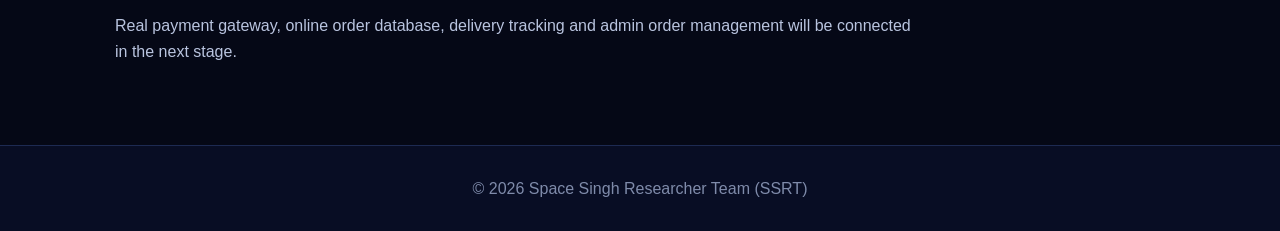
<file: order-confirmation.html>
<!DOCTYPE html>
<html lang="en">

<head>
    <meta charset="UTF-8">
    <meta name="viewport" content="width=device-width, initial-scale=1.0">

    <title>Order Confirmed | SSRT Rover</title>

    <meta name="description"
        content="SSRT Rover order confirmation.">

    <link rel="stylesheet" href="css/style.css">
</head>

<body>

<header>
   <nav>
    <h1>🚀 SSRT</h1>

    <div>
        <a href="index.html">Home</a>
        <a href="about.html">About</a>
        <a href="research.html">Research</a>
        <a href="projects.html">Projects</a>
        <a href="rover.html">Rover</a>
        <a href="my-orders.html">📦 My Orders</a>
        <a href="ymas.html">YMAS</a>
        <a href="team.html">Team</a>
        <a href="contact.html">Contact</a>
    </div>
</nav>
</header>


<main>

    <section class="hero">

        <p>SSRT ROVER</p>

        <h2>🎉 Order Confirmed</h2>

        <p>
            Your demo payment has been completed.
        </p>

    </section>


    <section>

        <div class="cards">

            <article class="card">

                <h2>✅ Payment Completed</h2>

                <p>
                    Order ID:
                    <strong id="orderId">
                        SSRT-------
                    </strong>
                </p>

                <p>
                    Product:
                    <strong id="productName">
                        SSRT Rover
                    </strong>
                </p>

                <p>
                    Version:
                    <strong id="productVersion">
                        V1
                    </strong>
                </p>

                <p>
                    Amount:
                    <strong id="amount">
                        ₹2,000
                    </strong>
                </p>

                <p>
                    Payment Status:
                    <strong>Demo Paid</strong>
                </p>

                <p>
                    Order Status:
                    <strong>Payment Completed</strong>
                </p>

            </article>


            <article class="card">

                <h2>📦 What's Next?</h2>

                <p>
                    Your order has been recorded locally
                    for this demo.
                </p>

                <br>

                <a
                    href="projects.html"
                    class="btn"
                >
                    ← Back to Rover Store
                </a>

            </article>

        </div>

    </section>


    <section>

        <p>SSRT ORDER SYSTEM</p>

        <h2>🚧 Future Upgrade</h2>

        <p>
            Real payment gateway, online order database,
            delivery tracking and admin order management
            will be connected in the next stage.
        </p>

    </section>

</main>


<footer>
    <p>© 2026 Space Singh Researcher Team (SSRT)</p>
</footer>


<script>

    const savedOrder =
        JSON.parse(
            localStorage.getItem("ssrtOrder")
        ) || {};

    const params =
        new URLSearchParams(
            window.location.search
        );


    const orderId =
        params.get("orderId") ||
        savedOrder.orderId ||
        "SSRT-------";


    const products = {

        v1: {
            name: "SSRT Rover V1",
            version: "V1",
            price: "₹2,000"
        },

        v2: {
            name: "SSRT Rover V2",
            version: "V2",
            price: "₹2,500"
        },

        v3: {
            name: "SSRT Rover V3",
            version: "V3",
            price: "₹3,500"
        }

    };


    const version =
        savedOrder.version
            ? savedOrder.version.toLowerCase()
            : "v1";


    const product =
        products[version] || products.v1;


    document.getElementById("orderId").textContent =
        orderId;

    document.getElementById("productName").textContent =
        product.name;

    document.getElementById("productVersion").textContent =
        product.version;

    document.getElementById("amount").textContent =
        product.price;

</script>

</body>

</html>
</file>
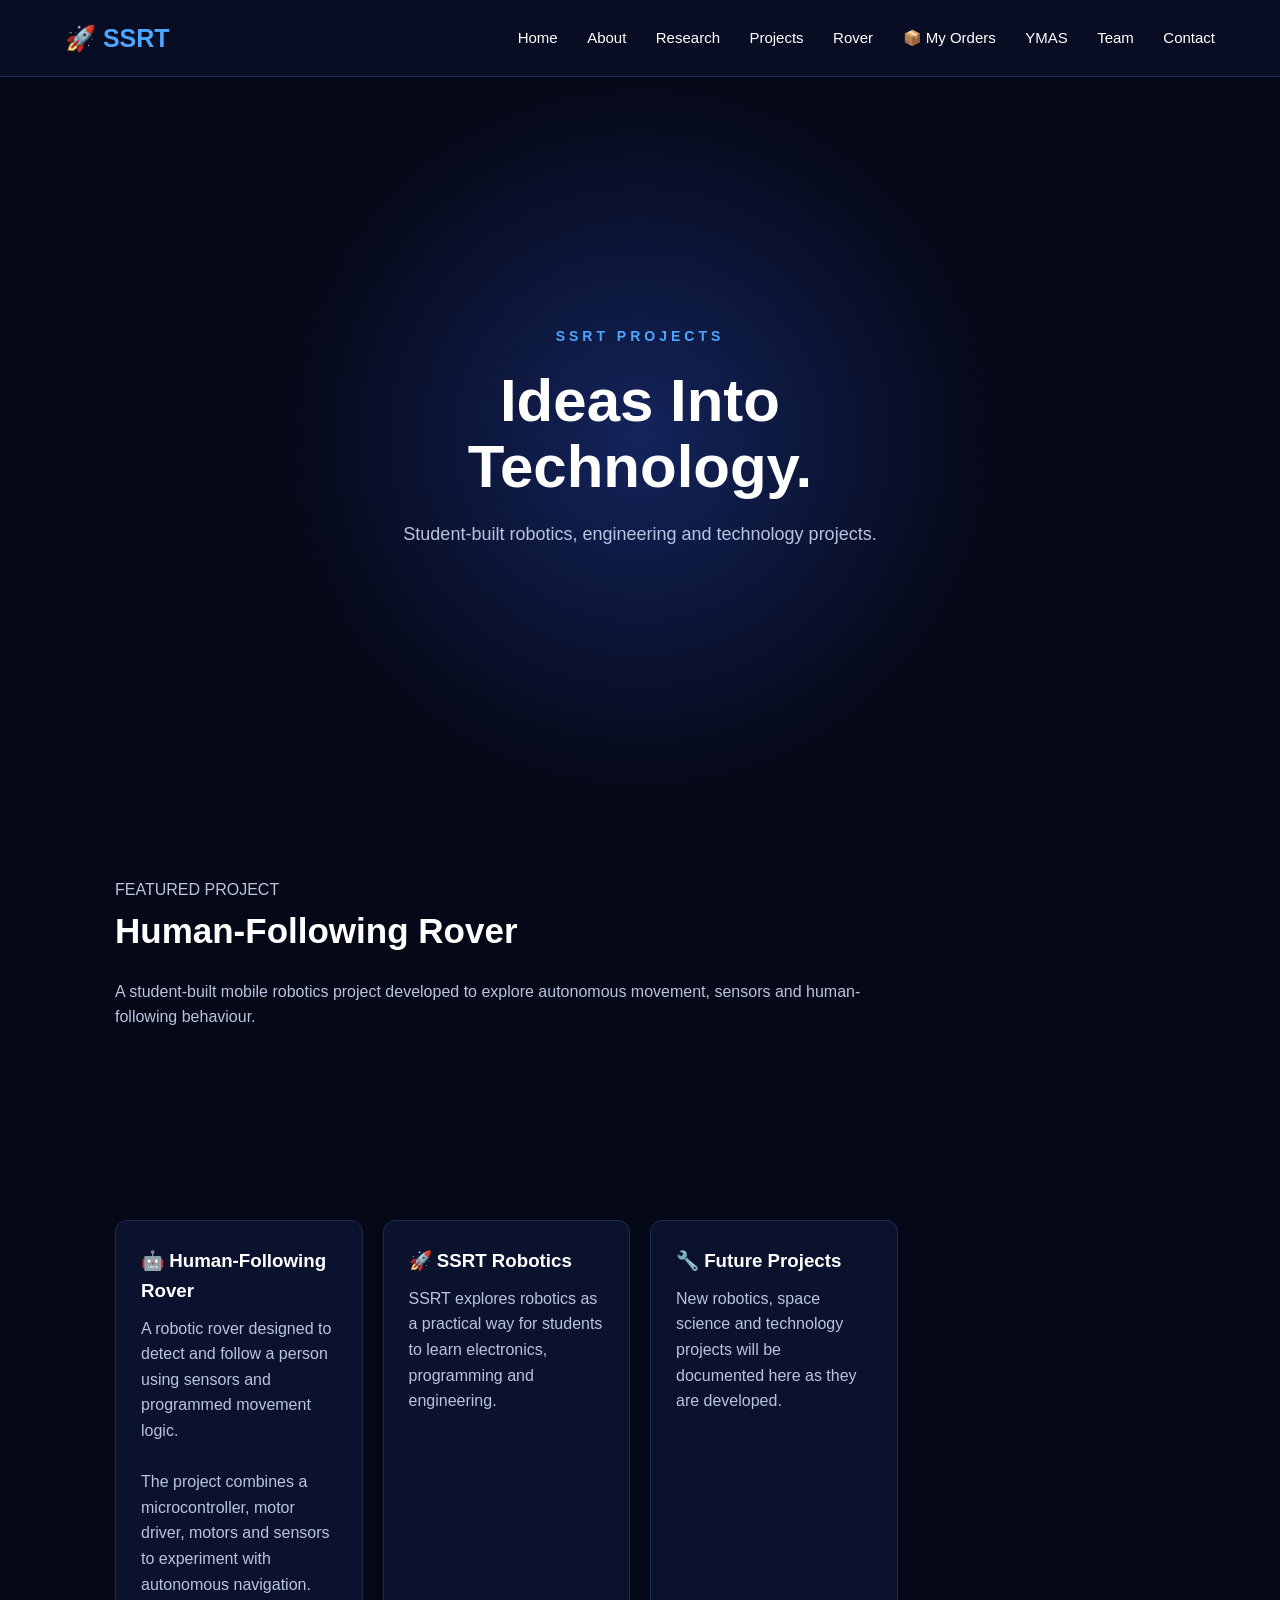
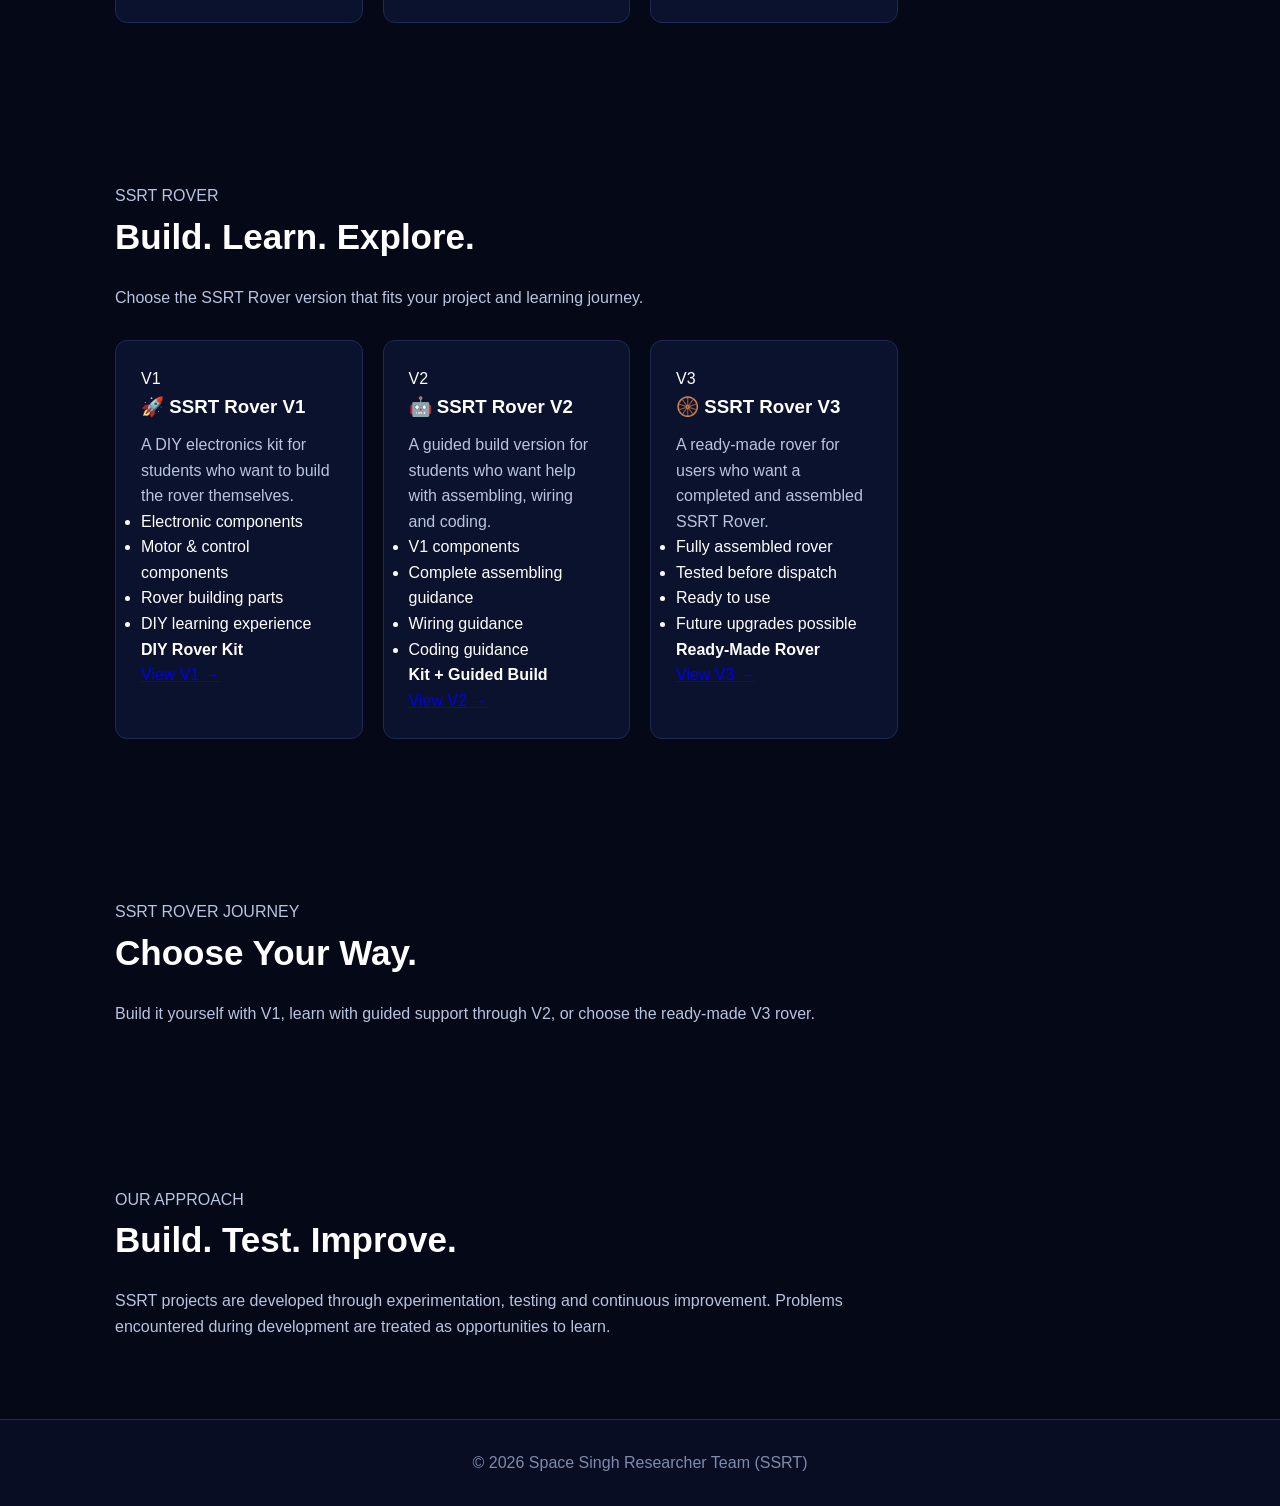
<file: projects.html>
<!DOCTYPE html>
<html lang="en">

<head>
    <meta charset="UTF-8">
    <meta name="viewport" content="width=device-width, initial-scale=1.0">

    <title>Projects & Rover Store | Space Singh Researcher Team</title>

    <meta name="description"
        content="Explore robotics, technology and student projects developed by Space Singh Researcher Team (SSRT), including the SSRT Rover V1, V2 and V3.">

    <meta name="keywords"
        content="SSRT Rover, Space Singh Rover, robotics kit, student robotics, SSRT V1, SSRT V2, SSRT V3">

    <meta name="author" content="Space Singh Researcher Team">

    <meta name="robots" content="index, follow">

    <link rel="stylesheet" href="css/style.css">
</head>

<body>

    <!-- HEADER -->

    <header>
       <nav>
    <h1>🚀 SSRT</h1>

    <div>
        <a href="index.html">Home</a>
        <a href="about.html">About</a>
        <a href="research.html">Research</a>
        <a href="projects.html">Projects</a>
        <a href="rover.html">Rover</a>
        <a href="my-orders.html">📦 My Orders</a>
        <a href="ymas.html">YMAS</a>
        <a href="team.html">Team</a>
        <a href="contact.html">Contact</a>
    </div>
</nav>
    </header>


    <main>

        <!-- HERO -->

        <section class="hero">

            <p>SSRT PROJECTS</p>

            <h2>Ideas Into<br>Technology.</h2>

            <p>
                Student-built robotics, engineering and
                technology projects.
            </p>

        </section>


        <!-- FEATURED PROJECT -->

        <section>

            <p>FEATURED PROJECT</p>

            <h2>Human-Following Rover</h2>

            <p>
                A student-built mobile robotics project
                developed to explore autonomous movement,
                sensors and human-following behaviour.
            </p>

        </section>


        <!-- PROJECT DETAILS -->

        <section>

            <div>

                <article>

                    <h3>🤖 Human-Following Rover</h3>

                    <p>
                        A robotic rover designed to detect
                        and follow a person using sensors
                        and programmed movement logic.
                    </p>

                    <br>

                    <p>
                        The project combines a microcontroller,
                        motor driver, motors and sensors to
                        experiment with autonomous navigation.
                    </p>

                </article>


                <article>

                    <h3>🚀 SSRT Robotics</h3>

                    <p>
                        SSRT explores robotics as a practical
                        way for students to learn electronics,
                        programming and engineering.
                    </p>

                </article>


                <article>

                    <h3>🔧 Future Projects</h3>

                    <p>
                        New robotics, space science and
                        technology projects will be documented
                        here as they are developed.
                    </p>

                </article>

            </div>

        </section>


        <!-- ROVER STORE -->

        <section class="section rover-store">

            <p>SSRT ROVER</p>

            <h2>Build. Learn. Explore.</h2>

            <p>
                Choose the SSRT Rover version that fits
                your project and learning journey.
            </p>


            <div class="cards rover-products">


                <!-- V1 -->

                <article class="card rover-product">

                    <span class="rover-badge">V1</span>

                    <h3>🚀 SSRT Rover V1</h3>

                    <p>
                        A DIY electronics kit for students
                        who want to build the rover themselves.
                    </p>

                    <ul>
                        <li>Electronic components</li>
                        <li>Motor & control components</li>
                        <li>Rover building parts</li>
                        <li>DIY learning experience</li>
                    </ul>

                    <h4>DIY Rover Kit</h4>

                    <a href="rover.html?version=v1" class="btn">
                        View V1 →
                    </a>

                </article>


                <!-- V2 -->

                <article class="card rover-product featured-rover">

                    <span class="rover-badge">V2</span>

                    <h3>🤖 SSRT Rover V2</h3>

                    <p>
                        A guided build version for students
                        who want help with assembling,
                        wiring and coding.
                    </p>

                    <ul>
                        <li>V1 components</li>
                        <li>Complete assembling guidance</li>
                        <li>Wiring guidance</li>
                        <li>Coding guidance</li>
                    </ul>

                    <h4>Kit + Guided Build</h4>

                    <a href="rover.html?version=v2" class="btn">
                        View V2 →
                    </a>

                </article>


                <!-- V3 -->

                <article class="card rover-product">

                    <span class="rover-badge">V3</span>

                    <h3>🛞 SSRT Rover V3</h3>

                    <p>
                        A ready-made rover for users who
                        want a completed and assembled
                        SSRT Rover.
                    </p>

                    <ul>
                        <li>Fully assembled rover</li>
                        <li>Tested before dispatch</li>
                        <li>Ready to use</li>
                        <li>Future upgrades possible</li>
                    </ul>

                    <h4>Ready-Made Rover</h4>

                    <a href="rover.html?version=v3" class="btn">
                        View V3 →
                    </a>

                </article>


            </div>

        </section>


        <!-- HOW IT WORKS -->

        <section>

            <p>SSRT ROVER JOURNEY</p>

            <h2>Choose Your Way.</h2>

            <p>
                Build it yourself with V1, learn with guided
                support through V2, or choose the ready-made
                V3 rover.
            </p>

        </section>


        <!-- APPROACH -->

        <section>

            <p>OUR APPROACH</p>

            <h2>Build. Test. Improve.</h2>

            <p>
                SSRT projects are developed through
                experimentation, testing and continuous
                improvement. Problems encountered during
                development are treated as opportunities
                to learn.
            </p>

        </section>

    </main>


    <!-- FOOTER -->

    <footer>

        <p>
            © 2026 Space Singh Researcher Team (SSRT)
        </p>

    </footer>

</body>

</html>
</file>
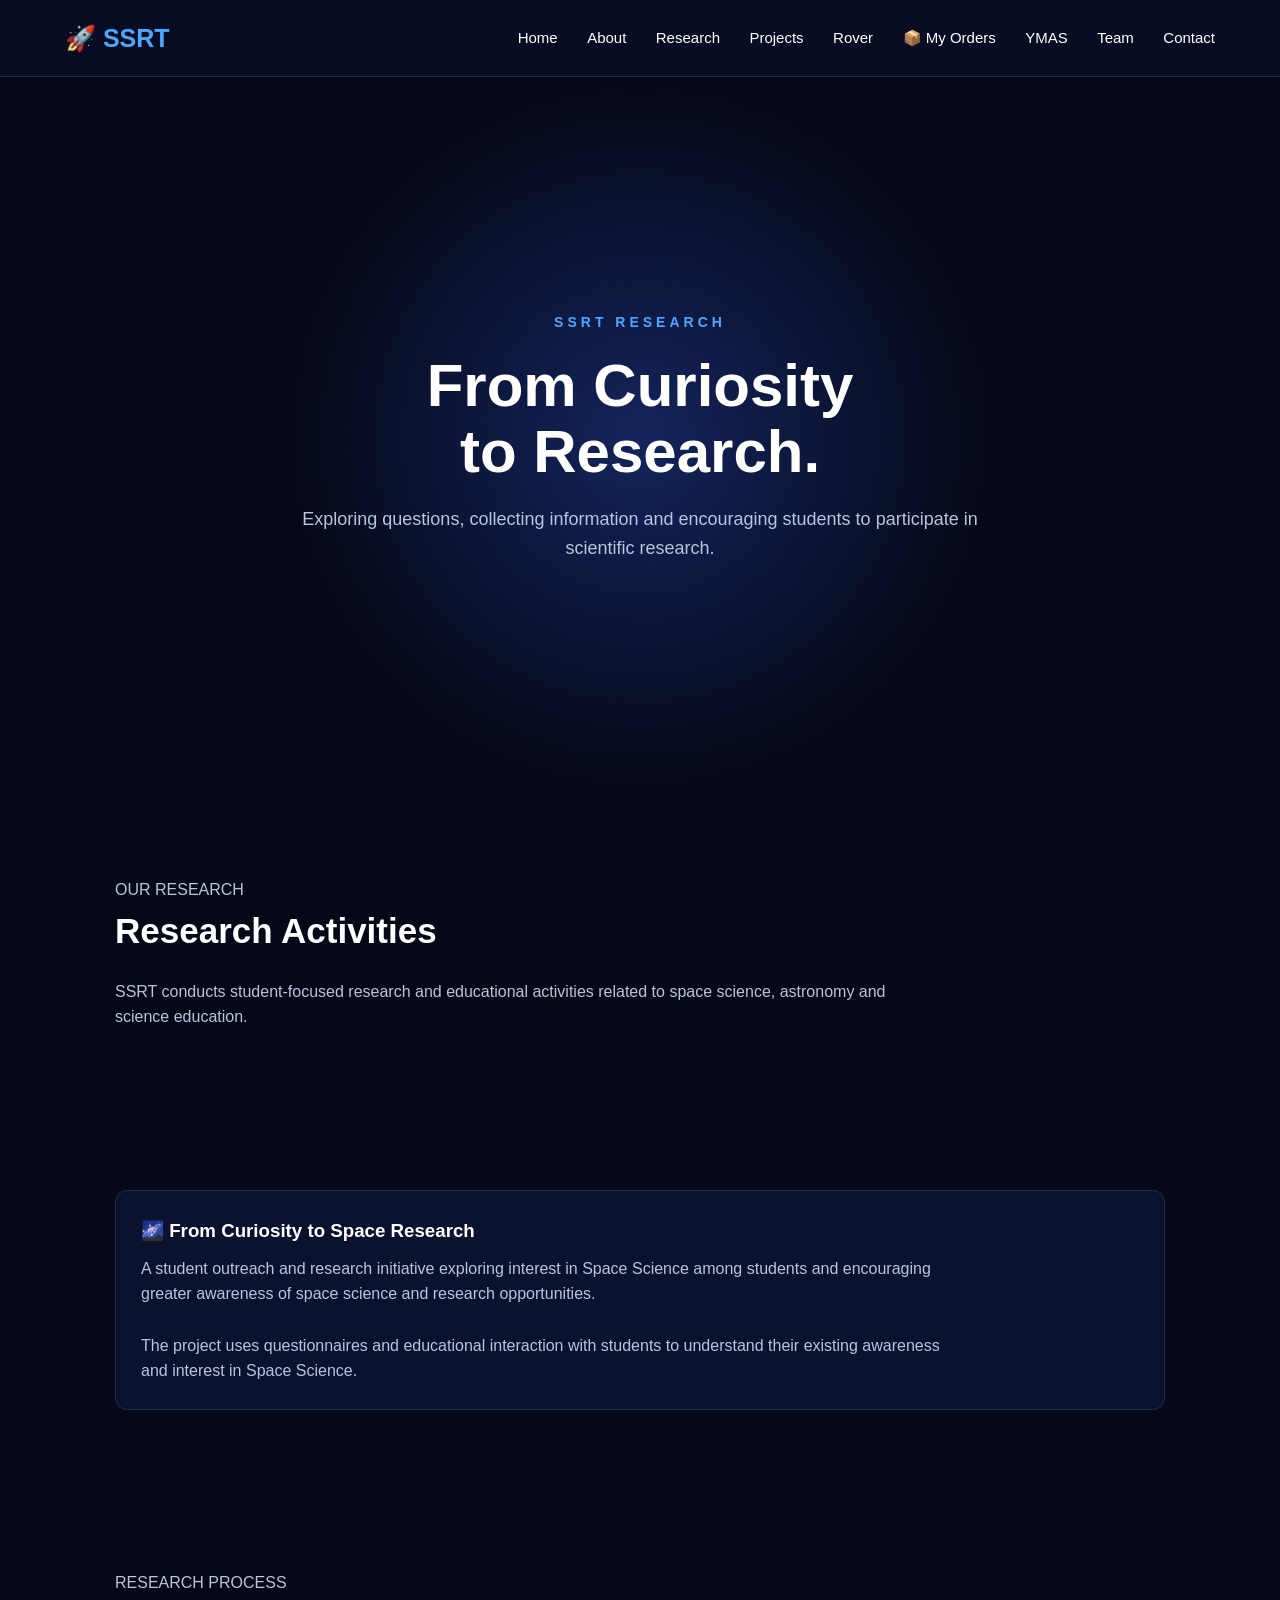
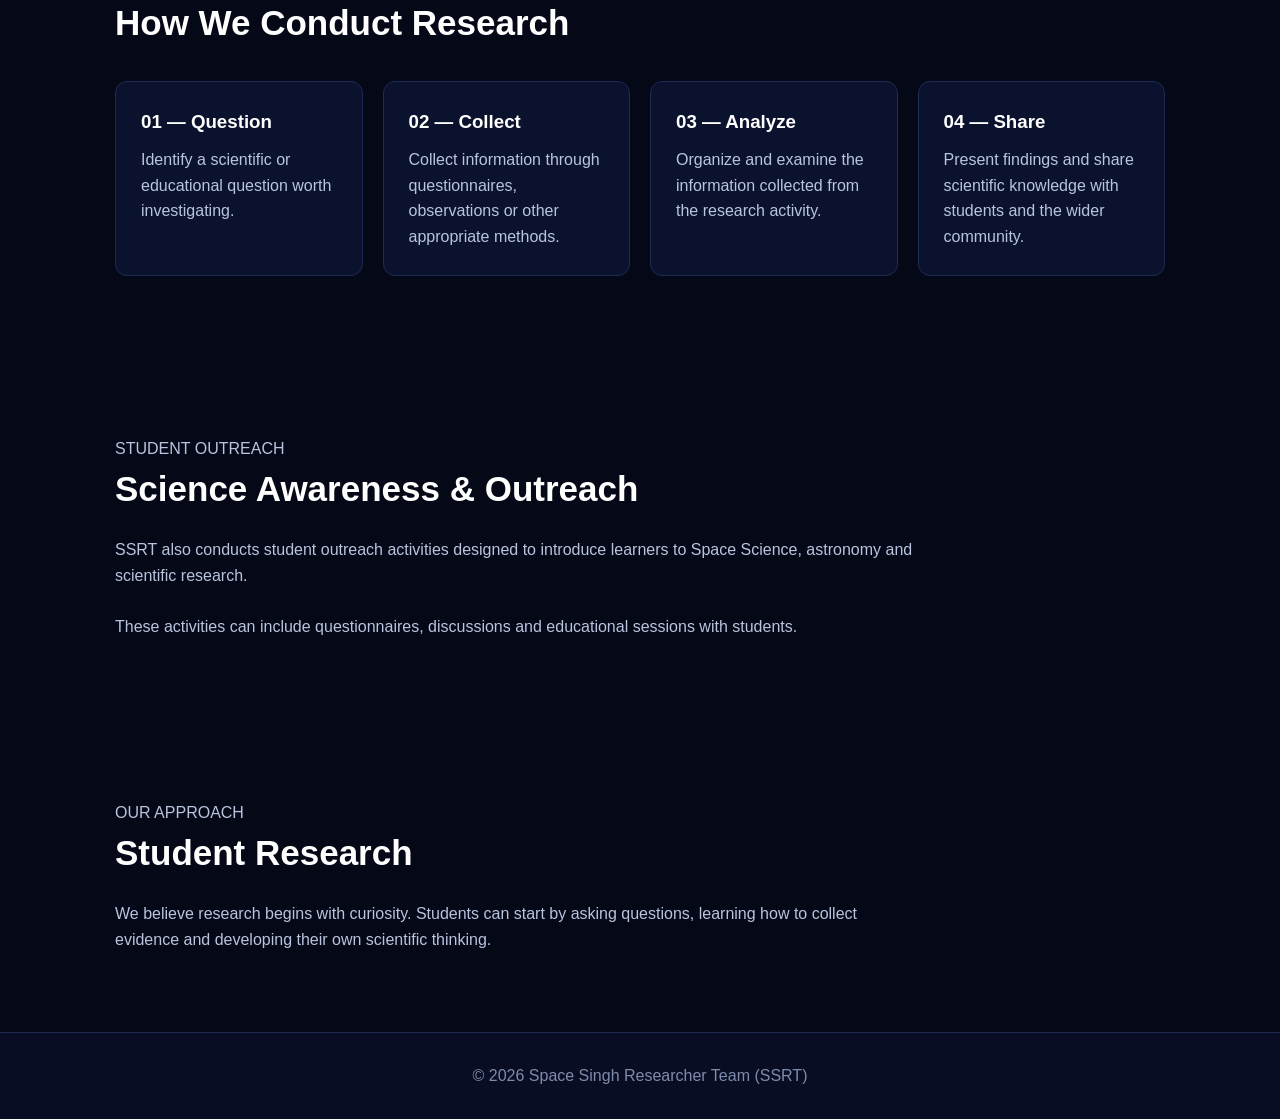
<file: research.html>
<!DOCTYPE html>
<html lang="en">

<head>
    <meta charset="UTF-8">
    <meta name="viewport" content="width=device-width, initial-scale=1.0">

    <title>Research | Space Singh Researcher Team</title>

    <meta name="description"
        content="Explore research activities and student research projects conducted by Space Singh Researcher Team (SSRT).">

    <link rel="stylesheet" href="css/style.css">
</head>

<body>

    <header>
        <nav>
    <h1>🚀 SSRT</h1>

    <div>
        <a href="index.html">Home</a>
        <a href="about.html">About</a>
        <a href="research.html">Research</a>
        <a href="projects.html">Projects</a>
        <a href="rover.html">Rover</a>
        <a href="my-orders.html">📦 My Orders</a>
        <a href="ymas.html">YMAS</a>
        <a href="team.html">Team</a>
        <a href="contact.html">Contact</a>
    </div>
</nav>
    </header>


    <main>

        <section class="hero">

            <p>SSRT RESEARCH</p>

            <h2>From Curiosity<br>to Research.</h2>

            <p>
                Exploring questions, collecting information
                and encouraging students to participate in
                scientific research.
            </p>

        </section>


        <section>

            <p>OUR RESEARCH</p>

            <h2>Research Activities</h2>

            <p>
                SSRT conducts student-focused research and
                educational activities related to space science,
                astronomy and science education.
            </p>

        </section>


        <section>

            <article>

                <h3>🌌 From Curiosity to Space Research</h3>

                <p>
                    A student outreach and research initiative
                    exploring interest in Space Science among
                    students and encouraging greater awareness
                    of space science and research opportunities.
                </p>

                <br>

                <p>
                    The project uses questionnaires and
                    educational interaction with students
                    to understand their existing awareness
                    and interest in Space Science.
                </p>

            </article>

        </section>


        <section>

            <p>RESEARCH PROCESS</p>

            <h2>How We Conduct Research</h2>

            <div>

                <article>
                    <h3>01 — Question</h3>

                    <p>
                        Identify a scientific or educational
                        question worth investigating.
                    </p>
                </article>


                <article>
                    <h3>02 — Collect</h3>

                    <p>
                        Collect information through
                        questionnaires, observations or
                        other appropriate methods.
                    </p>
                </article>


                <article>
                    <h3>03 — Analyze</h3>

                    <p>
                        Organize and examine the information
                        collected from the research activity.
                    </p>
                </article>


                <article>
                    <h3>04 — Share</h3>

                    <p>
                        Present findings and share scientific
                        knowledge with students and the
                        wider community.
                    </p>
                </article>

            </div>

        </section>


        <section>

            <p>STUDENT OUTREACH</p>

            <h2>Science Awareness & Outreach</h2>

            <p>
                SSRT also conducts student outreach activities
                designed to introduce learners to Space Science,
                astronomy and scientific research.
            </p>

            <br>

            <p>
                These activities can include questionnaires,
                discussions and educational sessions with
                students.
            </p>

        </section>


        <section>

            <p>OUR APPROACH</p>

            <h2>Student Research</h2>

            <p>
                We believe research begins with curiosity.
                Students can start by asking questions,
                learning how to collect evidence and
                developing their own scientific thinking.
            </p>

        </section>

    </main>


    <footer>

        <p>
            © 2026 Space Singh Researcher Team (SSRT)
        </p>

    </footer>

</body>

</html>
</file>
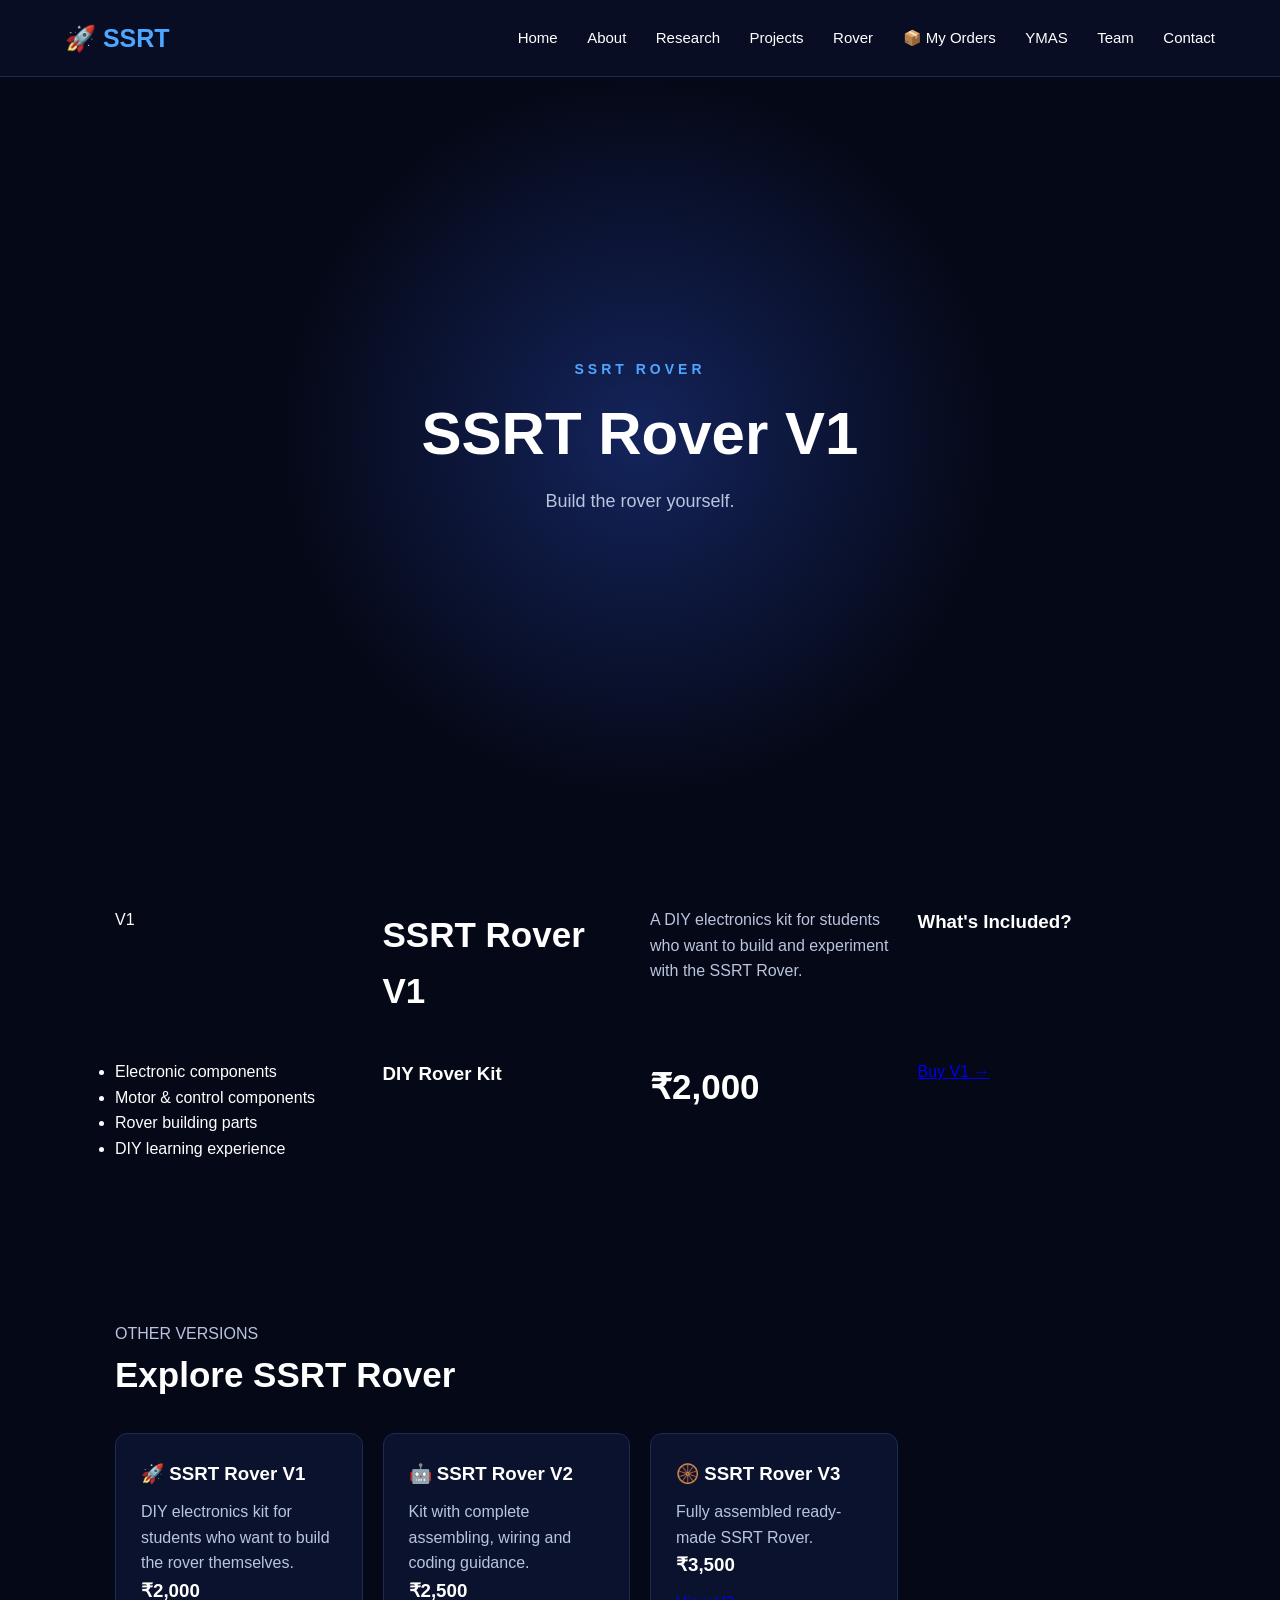
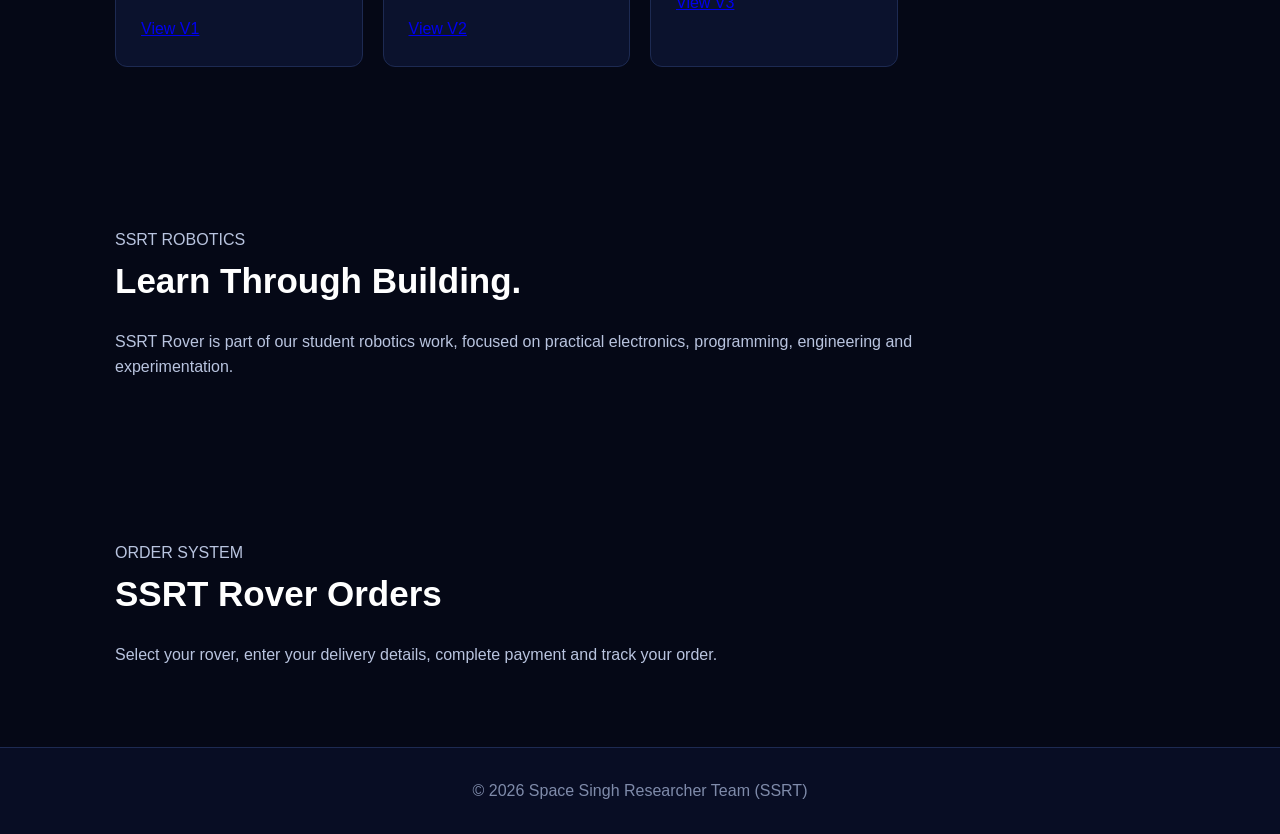
<file: rover.html>
<!DOCTYPE html>
<html lang="en">

<head>
    <meta charset="UTF-8">
    <meta name="viewport" content="width=device-width, initial-scale=1.0">

    <title>SSRT Rover | Space Singh Researcher Team</title>

    <meta name="description"
        content="Explore SSRT Rover V1, V2 and V3. Choose a DIY kit, guided build kit or ready-made rover.">

    <meta name="keywords"
        content="SSRT Rover, Space Singh Rover, SSRT V1, SSRT V2, SSRT V3, robotics kit">

    <meta name="author" content="Space Singh Researcher Team">
    <meta name="robots" content="index, follow">

    <link rel="stylesheet" href="css/style.css">
</head>

<body>

    <!-- HEADER -->
    <header>
       <nav>
    <h1>🚀 SSRT</h1>

    <div>
        <a href="index.html">Home</a>
        <a href="about.html">About</a>
        <a href="research.html">Research</a>
        <a href="projects.html">Projects</a>
        <a href="rover.html">Rover</a>
        <a href="my-orders.html">📦 My Orders</a>
        <a href="ymas.html">YMAS</a>
        <a href="team.html">Team</a>
        <a href="contact.html">Contact</a>
    </div>
</nav>
    </header>

    <main>

        <!-- HERO -->
        <section class="hero">

            <p>SSRT ROVER</p>

            <h2 id="productTitle">
                SSRT Rover
            </h2>

            <p id="productSubtitle">
                Explore robotics. Build. Learn. Improve.
            </p>

        </section>


        <!-- PRODUCT DETAILS -->
        <section class="section">

            <div class="card rover-product">

                <span class="rover-badge" id="productVersion">
                    V1
                </span>

                <h2 id="productName">
                    SSRT Rover V1
                </h2>

                <p id="productDescription">
                    A DIY electronics kit for students.
                </p>

                <h3>What's Included?</h3>

                <ul id="productFeatures">
                    <li>Electronic components</li>
                    <li>Motor & control components</li>
                    <li>Rover building parts</li>
                    <li>DIY learning experience</li>
                </ul>

                <h3 id="productType">
                    DIY Rover Kit
                </h3>

                <!-- PRICE -->
                <div class="product-price">

                    <h2 id="productPrice">
                        ₹2,000
                    </h2>

                </div>

                <!-- BUY BUTTON -->
                <a href="#" class="btn" id="buyButton">
                    Buy V1 →
                </a>

            </div>

        </section>


        <!-- OTHER VERSIONS -->
        <section>

            <p>OTHER VERSIONS</p>

            <h2>Explore SSRT Rover</h2>

            <div class="cards">

                <!-- V1 -->
                <article class="card">

                    <h3>🚀 SSRT Rover V1</h3>

                    <p>
                        DIY electronics kit for students
                        who want to build the rover themselves.
                    </p>

                    <h3>₹2,000</h3>

                    <a href="rover.html?version=v1" class="btn">
                        View V1
                    </a>

                </article>


                <!-- V2 -->
                <article class="card">

                    <h3>🤖 SSRT Rover V2</h3>

                    <p>
                        Kit with complete assembling,
                        wiring and coding guidance.
                    </p>

                    <h3>₹2,500</h3>

                    <a href="rover.html?version=v2" class="btn">
                        View V2
                    </a>

                </article>


                <!-- V3 -->
                <article class="card">

                    <h3>🛞 SSRT Rover V3</h3>

                    <p>
                        Fully assembled ready-made
                        SSRT Rover.
                    </p>

                    <h3>₹3,500</h3>

                    <a href="rover.html?version=v3" class="btn">
                        View V3
                    </a>

                </article>

            </div>

        </section>


        <!-- LEARNING -->
        <section>

            <p>SSRT ROBOTICS</p>

            <h2>Learn Through Building.</h2>

            <p>
                SSRT Rover is part of our student robotics
                work, focused on practical electronics,
                programming, engineering and experimentation.
            </p>

        </section>


        <!-- ORDER PROCESS -->
        <section>

            <p>ORDER SYSTEM</p>

            <h2>SSRT Rover Orders</h2>

            <p>
                Select your rover, enter your delivery details,
                complete payment and track your order.
            </p>

        </section>

    </main>


    <!-- FOOTER -->
    <footer>

        <p>
            © 2026 Space Singh Researcher Team (SSRT)
        </p>

    </footer>


    <!-- PRODUCT SCRIPT -->
    <script>

        const params =
            new URLSearchParams(window.location.search);

        const version =
            params.get("version") || "v1";


        const products = {

            /* V1 */
            v1: {

                version: "V1",

                title: "SSRT Rover V1",

                subtitle:
                    "Build the rover yourself.",

                description:
                    "A DIY electronics kit for students who want to build and experiment with the SSRT Rover.",

                type:
                    "DIY Rover Kit",

                price:
                    "₹2,000",

                features: [
                    "Electronic components",
                    "Motor & control components",
                    "Rover building parts",
                    "DIY learning experience"
                ]

            },


            /* V2 */
            v2: {

                version: "V2",

                title: "SSRT Rover V2",

                subtitle:
                    "Build with complete guidance.",

                description:
                    "A guided build version for students who want support with assembling, wiring and coding.",

                type:
                    "Kit + Guided Build",

                price:
                    "₹2,500",

                features: [
                    "V1 components",
                    "Complete assembling guidance",
                    "Wiring guidance",
                    "Coding guidance"
                ]

            },


            /* V3 */
            v3: {

                version: "V3",

                title: "SSRT Rover V3",

                subtitle:
                    "Ready-made SSRT Rover.",

                description:
                    "A completed SSRT Rover for users who want a ready-made robotics project.",

                type:
                    "Ready-Made Rover",

                price:
                    "₹3,500",

                features: [
                    "Fully assembled rover",
                    "Tested before dispatch",
                    "Ready to use",
                    "Future upgrades possible"
                ]

            }

        };


        /* SELECT PRODUCT */

        const product =
            products[version] || products.v1;


        /* PRODUCT INFORMATION */

        document.getElementById("productVersion").textContent =
            product.version;

        document.getElementById("productTitle").textContent =
            product.title;

        document.getElementById("productName").textContent =
            product.title;

        document.getElementById("productSubtitle").textContent =
            product.subtitle;

        document.getElementById("productDescription").textContent =
            product.description;

        document.getElementById("productType").textContent =
            product.type;

        document.getElementById("productPrice").textContent =
            product.price;


        /* FEATURES */

        const featureList =
            document.getElementById("productFeatures");

        featureList.innerHTML = "";

        product.features.forEach(function(feature) {

            const li =
                document.createElement("li");

            li.textContent = feature;

            featureList.appendChild(li);

        });


        /* BUY BUTTON */

        const buyButton =
            document.getElementById("buyButton");

        buyButton.textContent =
            "Buy " + product.version + " →";

        buyButton.href =
            "checkout.html?version=" + version;

    </script>

</body>

</html>
</file>
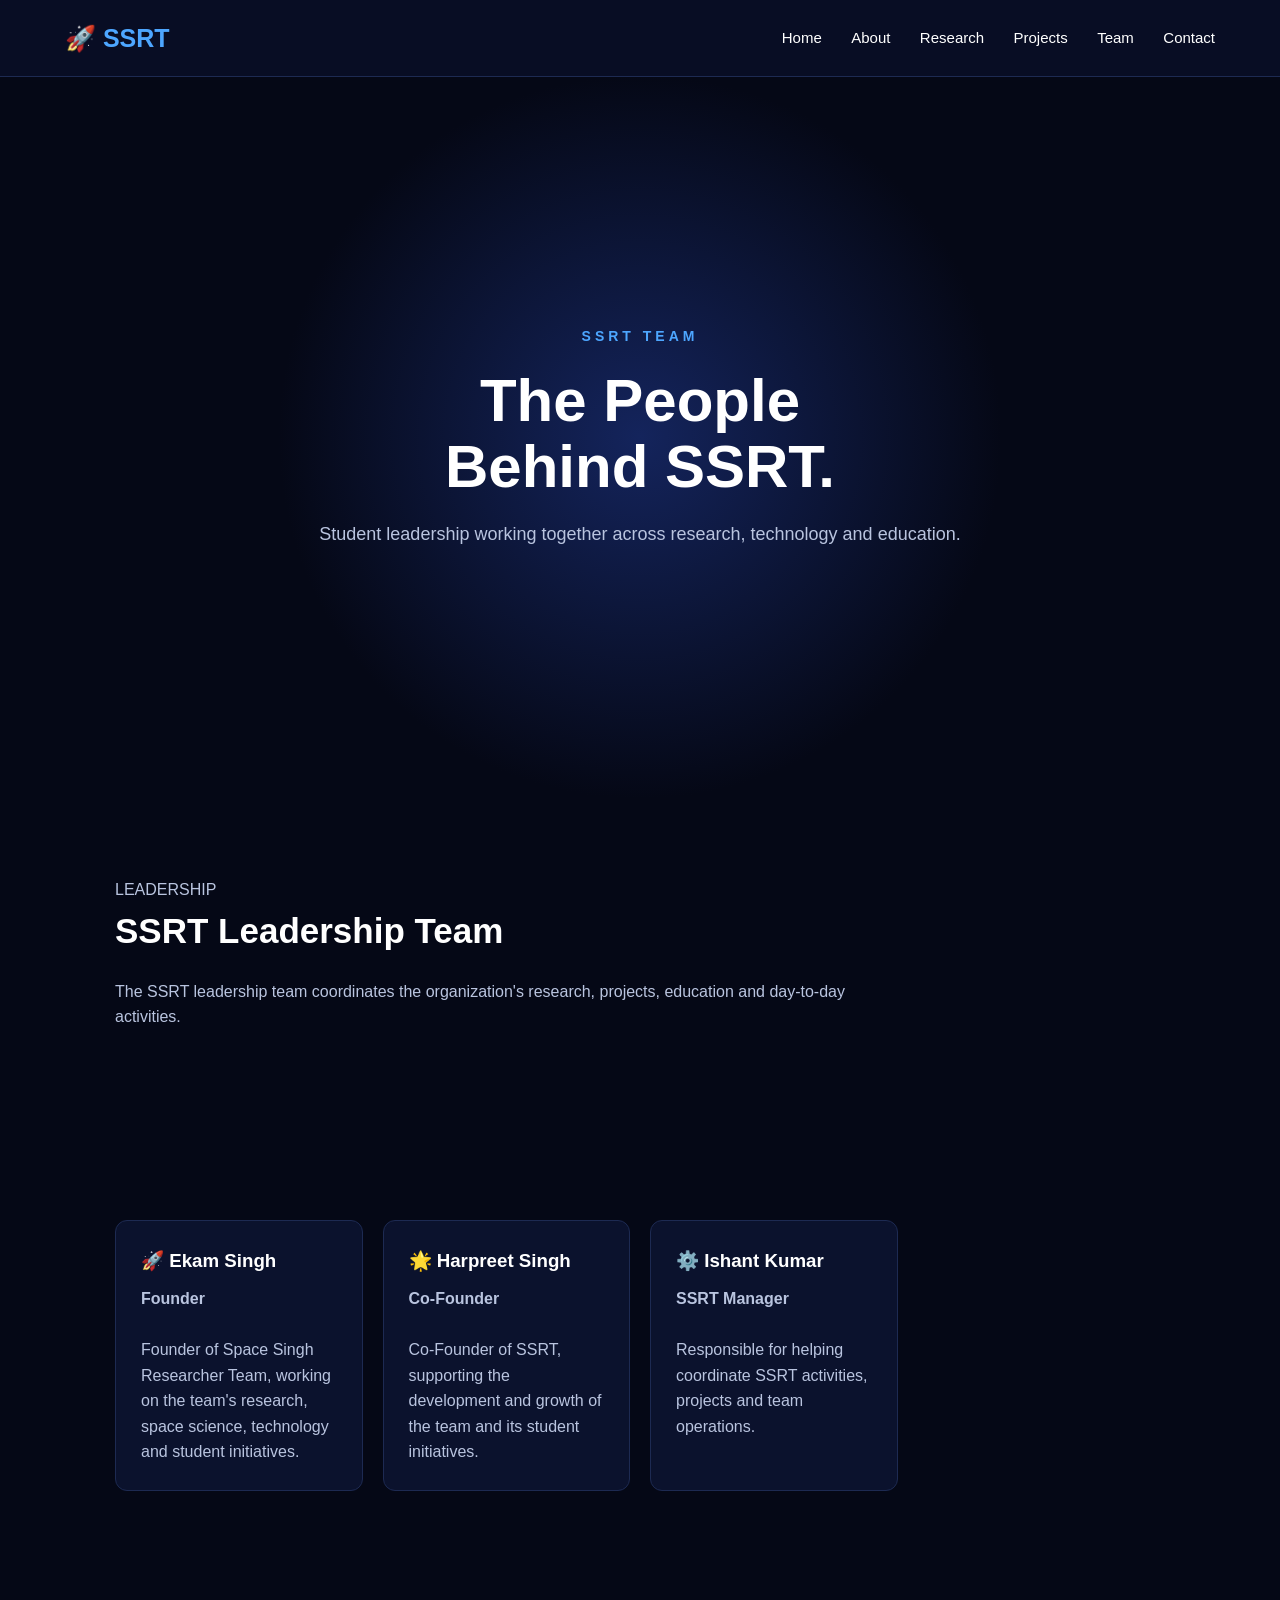
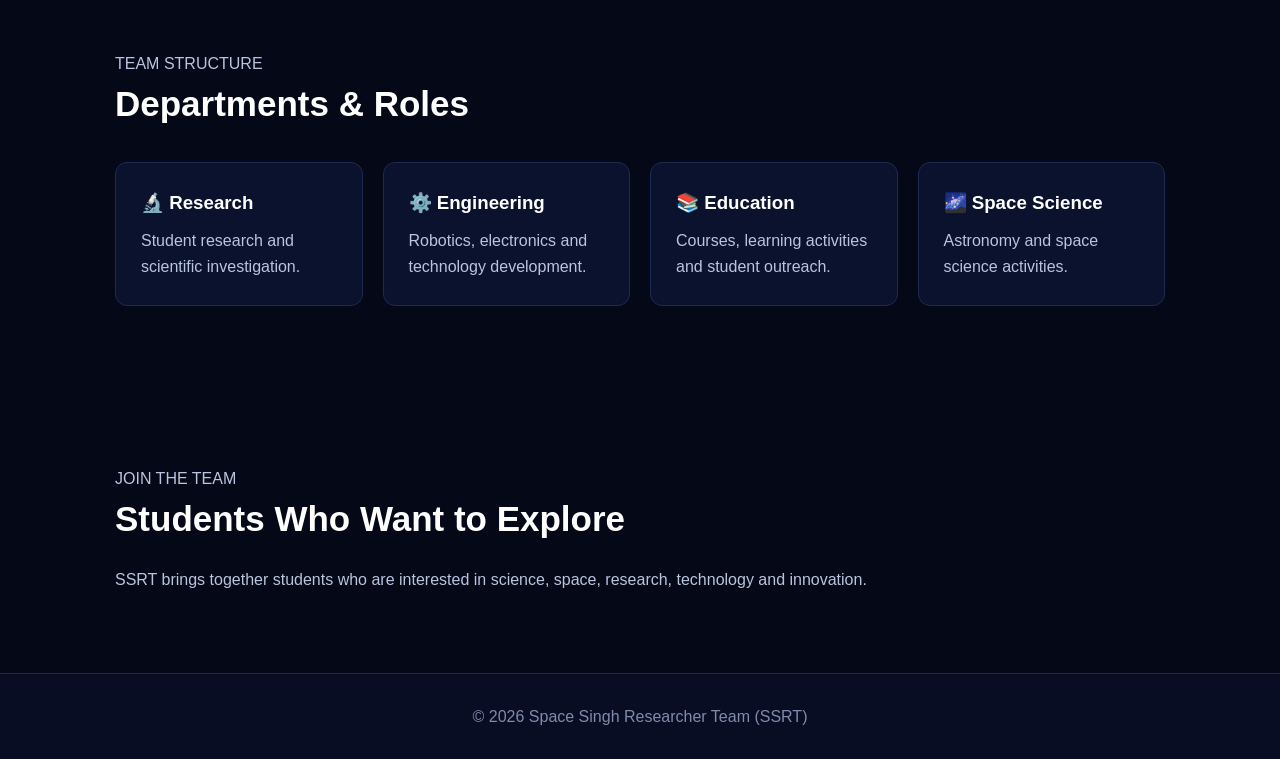
<file: team.html>
<!DOCTYPE html>
<html lang="en">

<head>
    <meta charset="UTF-8">
    <meta name="viewport" content="width=device-width, initial-scale=1.0">

    <title>Team | Space Singh Researcher Team</title>

    <meta name="description"
        content="Meet the leadership team of Space Singh Researcher Team (SSRT).">

    <link rel="stylesheet" href="css/style.css">
</head>

<body>

    <header>
        <nav>

            <h1>🚀 SSRT</h1>

            <div>
                <a href="index.html">Home</a>
                <a href="about.html">About</a>
                <a href="research.html">Research</a>
                <a href="projects.html">Projects</a>
                <a href="team.html">Team</a>
                <a href="contact.html">Contact</a>
            </div>

        </nav>
    </header>


    <main>

        <section class="hero">

            <p>SSRT TEAM</p>

            <h2>The People<br>Behind SSRT.</h2>

            <p>
                Student leadership working together across
                research, technology and education.
            </p>

        </section>


        <section>

            <p>LEADERSHIP</p>

            <h2>SSRT Leadership Team</h2>

            <p>
                The SSRT leadership team coordinates the
                organization's research, projects, education
                and day-to-day activities.
            </p>

        </section>


        <section>

            <div>

                <article>

                    <h3>🚀 Ekam Singh</h3>

                    <p>
                        <strong>Founder</strong>
                    </p>

                    <br>

                    <p>
                        Founder of Space Singh Researcher Team,
                        working on the team's research,
                        space science, technology and
                        student initiatives.
                    </p>

                </article>


                <article>

                    <h3>🌟 Harpreet Singh</h3>

                    <p>
                        <strong>Co-Founder</strong>
                    </p>

                    <br>

                    <p>
                        Co-Founder of SSRT, supporting the
                        development and growth of the team
                        and its student initiatives.
                    </p>

                </article>


                <article>

                    <h3>⚙️ Ishant Kumar</h3>

                    <p>
                        <strong>SSRT Manager</strong>
                    </p>

                    <br>

                    <p>
                        Responsible for helping coordinate
                        SSRT activities, projects and
                        team operations.
                    </p>

                </article>

            </div>

        </section>


        <section>

            <p>TEAM STRUCTURE</p>

            <h2>Departments & Roles</h2>

            <div>

                <article>
                    <h3>🔬 Research</h3>
                    <p>
                        Student research and scientific
                        investigation.
                    </p>
                </article>

                <article>
                    <h3>⚙️ Engineering</h3>
                    <p>
                        Robotics, electronics and
                        technology development.
                    </p>
                </article>

                <article>
                    <h3>📚 Education</h3>
                    <p>
                        Courses, learning activities
                        and student outreach.
                    </p>
                </article>

                <article>
                    <h3>🌌 Space Science</h3>
                    <p>
                        Astronomy and space science
                        activities.
                    </p>
                </article>

            </div>

        </section>


        <section>

            <p>JOIN THE TEAM</p>

            <h2>Students Who Want to Explore</h2>

            <p>
                SSRT brings together students who are
                interested in science, space, research,
                technology and innovation.
            </p>

        </section>

    </main>


    <footer>

        <p>
            © 2026 Space Singh Researcher Team (SSRT)
        </p>

    </footer>

</body>

</html>
</file>
<file: css/style.css>
* {
    margin: 0;
    padding: 0;
    box-sizing: border-box;
}

body {
    font-family: Arial, sans-serif;
    background: #050816;
    color: white;
    line-height: 1.6;
}

header {
    background: #080d24;
    border-bottom: 1px solid #1d2a52;
    position: sticky;
    top: 0;
    z-index: 1000;
}

nav {
    max-width: 1200px;
    margin: auto;
    padding: 18px 25px;

    display: flex;
    justify-content: space-between;
    align-items: center;
}

nav h1 {
    font-size: 25px;
    color: #4da6ff;
}

nav a {
    color: white;
    text-decoration: none;
    margin-left: 25px;
    font-size: 15px;
    transition: 0.3s;
}

nav a:hover {
    color: #4da6ff;
}

.hero {
    min-height: 80vh;

    display: flex;
    flex-direction: column;
    justify-content: center;
    align-items: center;

    text-align: center;
    padding: 60px 20px;

    background:
        radial-gradient(circle at center, #14245c 0%, #050816 55%);
}

.hero > p:first-child {
    color: #4da6ff;
    letter-spacing: 4px;
    font-size: 14px;
    font-weight: bold;
}

.hero h2 {
    font-size: 60px;
    line-height: 1.1;
    margin: 20px 0;
}

.hero p {
    max-width: 700px;
    color: #b9c4df;
    font-size: 18px;
}

button {
    margin-top: 30px;
    padding: 14px 30px;

    border: none;
    border-radius: 8px;

    background: #1677ff;
    color: white;

    font-size: 16px;
    font-weight: bold;

    cursor: pointer;
    transition: 0.3s;
}
.auth-page {
    min-height: 100vh;
    display: flex;
    justify-content: center;
    align-items: center;
    padding: 30px;
    background:
        radial-gradient(circle at center, #14245c 0%, #050816 60%);
}

.auth-box {
    width: 100%;
    max-width: 430px;
    padding: 40px;
    background: #0b122d;
    border: 1px solid #1d2a52;
    border-radius: 18px;
    text-align: center;
}

.auth-box h1 {
    color: #4da6ff;
    font-size: 32px;
    margin-bottom: 5px;
}

.auth-subtitle {
    color: #7f8baa;
    margin-bottom: 30px;
}

.auth-box h2 {
    margin-bottom: 8px;
}

.auth-box h3 {
    margin: 25px 0 15px;
}

.auth-box input {
    width: 100%;
    padding: 14px;
    margin: 8px 0;

    background: #050816;
    color: white;

    border: 1px solid #26345f;
    border-radius: 8px;

    outline: none;
}

.auth-box input:focus {
    border-color: #3185ff;
}

.auth-box button {
    width: 100%;
    margin-top: 15px;
}

.auth-box a {
    color: #4da6ff;
    text-decoration: none;
}

#message {
    margin-top: 20px;
    color: #4da6ff;
}
button:hover {
    background: #4595ff;
    transform: translateY(-2px);
}

section {
    max-width: 1100px;
    margin: auto;
    padding: 80px 25px;
}

section h2 {
    font-size: 35px;
    margin-bottom: 20px;
}

section p {
    color: #b9c4df;
    max-width: 800px;
}

section > div {
    display: grid;
    grid-template-columns: repeat(4, 1fr);
    gap: 20px;
    margin-top: 30px;
}

article {
    background: #0b122d;
    border: 1px solid #1d2a52;
    border-radius: 12px;
    padding: 25px;
    transition: 0.3s;
}

article:hover {
    transform: translateY(-5px);
    border-color: #3185ff;
}

article h3 {
    margin-bottom: 10px;
}

footer {
    text-align: center;
    padding: 30px;
    background: #080d24;
    border-top: 1px solid #1d2a52;
}

footer p {
    color: #7f8baa;
}

@media (max-width: 800px) {

    nav {
        flex-direction: column;
        gap: 15px;
    }

    nav a {
        margin: 0 8px;
    }

    .hero h2 {
        font-size: 42px;
    }

    section > div {
        grid-template-columns: 1fr 1fr;
    }
}

@media (max-width: 500px) {

    .hero h2 {
        font-size: 34px;
    }

    section > div {
        grid-template-columns: 1fr;
    }
}
</file>
